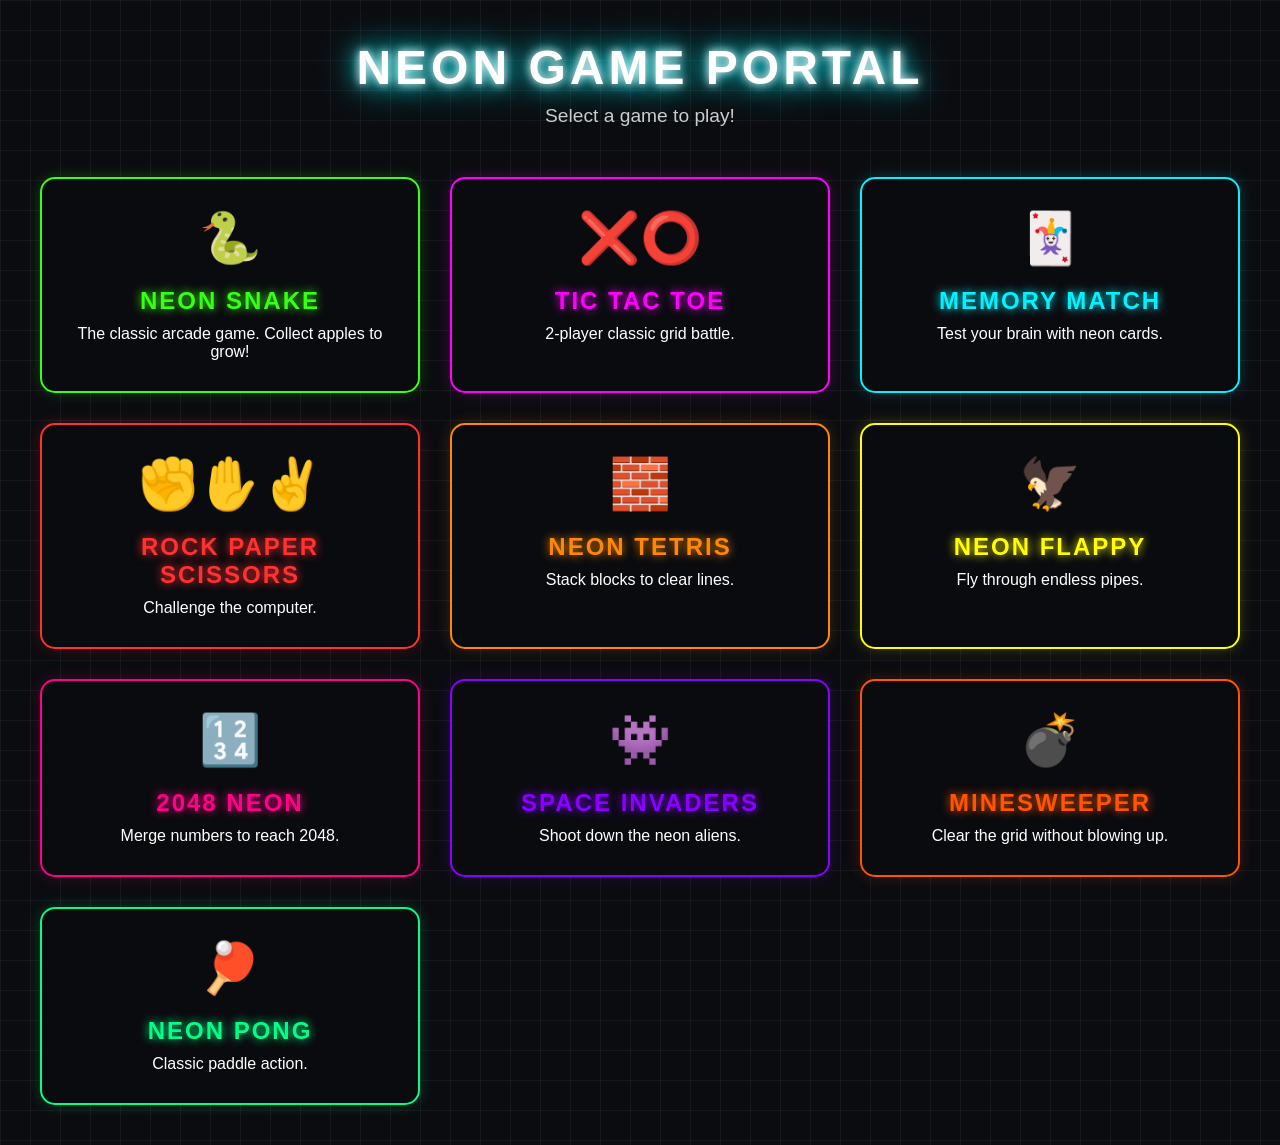
<file: index.html>
<!DOCTYPE html>
<html lang="en">
<head>
    <meta charset="UTF-8">
    <meta name="viewport" content="width=device-width, height=device-height, initial-scale=1.0, maximum-scale=1.0, user-scalable=no, viewport-fit=cover">
    <title>Neon Game Portal</title>
    <style>
        :root {
            --bg-color: #0b0c10;
            --grid-color: rgba(255, 255, 255, 0.05);
            --neon-green: #39ff14;
            --neon-blue: #00f3ff;
            --neon-pink: #ff00ff;
            --neon-red: #ff3131;
        }

        * { margin: 0; padding: 0; box-sizing: border-box; font-family: 'Orbitron', sans-serif; }
        @import url('https://fonts.googleapis.com/css2?family=Orbitron:wght@400;700;900&display=swap');

        body {
            background-color: var(--bg-color);
            color: #fff;
            min-height: 100vh;
            background-image: 
                linear-gradient(var(--grid-color) 1px, transparent 1px),
                linear-gradient(90deg, var(--grid-color) 1px, transparent 1px);
            background-size: 30px 30px;
            padding: 40px 20px;
        }

        header {
            text-align: center;
            margin-bottom: 50px;
        }

        h1.title {
            font-size: 3rem;
            color: #fff;
            text-shadow: 0 0 10px #fff, 0 0 20px var(--neon-blue), 0 0 40px var(--neon-blue);
            text-transform: uppercase;
            letter-spacing: 4px;
        }

        .portal-grid {
            display: grid;
            grid-template-columns: repeat(auto-fit, minmax(280px, 1fr));
            gap: 30px;
            max-width: 1200px;
            margin: 0 auto;
        }

        .game-card {
            background: rgba(11, 12, 16, 0.8);
            border: 2px solid rgba(255, 255, 255, 0.1);
            border-radius: 15px;
            padding: 30px;
            text-align: center;
            text-decoration: none;
            color: white;
            transition: all 0.3s ease;
            position: relative;
            overflow: hidden;
            backdrop-filter: blur(10px);
        }

        .game-card::before {
            content: '';
            position: absolute;
            top: 0; left: 0; width: 100%; height: 100%;
            background: radial-gradient(circle at center, rgba(255,255,255,0.1) 0%, transparent 60%);
            opacity: 0;
            transition: opacity 0.3s;
        }

        .game-card:hover {
            transform: translateY(-5px);
        }

        .game-card:hover::before {
            opacity: 1;
        }

        .game-icon {
            font-size: 50px;
            margin-bottom: 20px;
        }

        .game-title {
            font-size: 1.5rem;
            font-weight: 700;
            letter-spacing: 2px;
            margin-bottom: 10px;
        }

        /* Specific card colors */
        .card-snake { border-color: var(--neon-green); box-shadow: 0 0 15px rgba(57, 255, 20, 0.2); }
        .card-snake:hover { box-shadow: 0 0 30px rgba(57, 255, 20, 0.5); }
        .card-snake .game-title { color: var(--neon-green); text-shadow: 0 0 10px var(--neon-green); }

        .card-ttt { border-color: var(--neon-pink); box-shadow: 0 0 15px rgba(255, 0, 255, 0.2); }
        .card-ttt:hover { box-shadow: 0 0 30px rgba(255, 0, 255, 0.5); }
        .card-ttt .game-title { color: var(--neon-pink); text-shadow: 0 0 10px var(--neon-pink); }

        .card-memory { border-color: var(--neon-blue); box-shadow: 0 0 15px rgba(0, 243, 255, 0.2); }
        .card-memory:hover { box-shadow: 0 0 30px rgba(0, 243, 255, 0.5); }
        .card-memory .game-title { color: var(--neon-blue); text-shadow: 0 0 10px var(--neon-blue); }

        .card-rps { border-color: var(--neon-red); box-shadow: 0 0 15px rgba(255, 49, 49, 0.2); }
        .card-rps:hover { box-shadow: 0 0 30px rgba(255, 49, 49, 0.5); }
        .card-rps .game-title { color: var(--neon-red); text-shadow: 0 0 10px var(--neon-red); }

        .card-tetris { border-color: #ff8800; box-shadow: 0 0 15px rgba(255, 136, 0, 0.2); }
        .card-tetris:hover { box-shadow: 0 0 30px rgba(255, 136, 0, 0.5); }
        .card-tetris .game-title { color: #ff8800; text-shadow: 0 0 10px #ff8800; }

        .card-flappy { border-color: #ffff00; box-shadow: 0 0 15px rgba(255, 255, 0, 0.2); }
        .card-flappy:hover { box-shadow: 0 0 30px rgba(255, 255, 0, 0.5); }
        .card-flappy .game-title { color: #ffff00; text-shadow: 0 0 10px #ffff00; }

        .card-2048 { border-color: #ff0088; box-shadow: 0 0 15px rgba(255, 0, 136, 0.2); }
        .card-2048:hover { box-shadow: 0 0 30px rgba(255, 0, 136, 0.5); }
        .card-2048 .game-title { color: #ff0088; text-shadow: 0 0 10px #ff0088; }

        .card-space { border-color: #8800ff; box-shadow: 0 0 15px rgba(136, 0, 255, 0.2); }
        .card-space:hover { box-shadow: 0 0 30px rgba(136, 0, 255, 0.5); }
        .card-space .game-title { color: #8800ff; text-shadow: 0 0 10px #8800ff; }

        .card-mine { border-color: #ff5500; box-shadow: 0 0 15px rgba(255, 85, 0, 0.2); }
        .card-mine:hover { box-shadow: 0 0 30px rgba(255, 85, 0, 0.5); }
        .card-mine .game-title { color: #ff5500; text-shadow: 0 0 10px #ff5500; }

        .card-pong { border-color: #00ff88; box-shadow: 0 0 15px rgba(0, 255, 136, 0.2); }
        .card-pong:hover { box-shadow: 0 0 30px rgba(0, 255, 136, 0.5); }
        .card-pong .game-title { color: #00ff88; text-shadow: 0 0 10px #00ff88; }

        @media (max-width: 600px) {
            h1.title { font-size: 2rem; }
            .game-card { padding: 20px; }
        }
    </style>
</head>
<body>
    <header>
        <h1 class="title">Neon Game Portal</h1>
        <p style="margin-top: 10px; color: #ccc; font-size: 1.2rem;">Select a game to play!</p>
    </header>

    <div class="portal-grid">
        <!-- 1. Snake -->
        <a href="snake.html" class="game-card card-snake">
            <div class="game-icon">🐍</div>
            <div class="game-title">NEON SNAKE</div>
            <p>The classic arcade game. Collect apples to grow!</p>
        </a>

        <!-- 2. Tic Tac Toe -->
        <a href="tictactoe.html" class="game-card card-ttt">
            <div class="game-icon">❌⭕</div>
            <div class="game-title">TIC TAC TOE</div>
            <p>2-player classic grid battle.</p>
        </a>

        <!-- 3. Memory Match -->
        <a href="memory.html" class="game-card card-memory">
            <div class="game-icon">🃏</div>
            <div class="game-title">MEMORY MATCH</div>
            <p>Test your brain with neon cards.</p>
        </a>

        <!-- 4. RPS -->
        <a href="rps.html" class="game-card card-rps">
            <div class="game-icon">✊✋✌️</div>
            <div class="game-title">ROCK PAPER SCISSORS</div>
            <p>Challenge the computer.</p>
        </a>

        <!-- 5. Tetris -->
        <a href="tetris.html" class="game-card card-tetris">
            <div class="game-icon">🧱</div><div class="game-title">NEON TETRIS</div><p>Stack blocks to clear lines.</p>
        </a>
        <!-- 6. Flappy -->
        <a href="flappy.html" class="game-card card-flappy">
            <div class="game-icon">🦅</div><div class="game-title">NEON FLAPPY</div><p>Fly through endless pipes.</p>
        </a>
        <!-- 7. 2048 -->
        <a href="2048.html" class="game-card card-2048">
            <div class="game-icon">🔢</div><div class="game-title">2048 NEON</div><p>Merge numbers to reach 2048.</p>
        </a>
        <!-- 8. Space Invaders -->
        <a href="spaceinvaders.html" class="game-card card-space">
            <div class="game-icon">👾</div><div class="game-title">SPACE INVADERS</div><p>Shoot down the neon aliens.</p>
        </a>
        <!-- 9. Minesweeper -->
        <a href="minesweeper.html" class="game-card card-mine">
            <div class="game-icon">💣</div><div class="game-title">MINESWEEPER</div><p>Clear the grid without blowing up.</p>
        </a>
        <!-- 10. Pong -->
        <a href="pong.html" class="game-card card-pong">
            <div class="game-icon">🏓</div><div class="game-title">NEON PONG</div><p>Classic paddle action.</p>
        </a>
    </div>
</body>
</html>
</file>
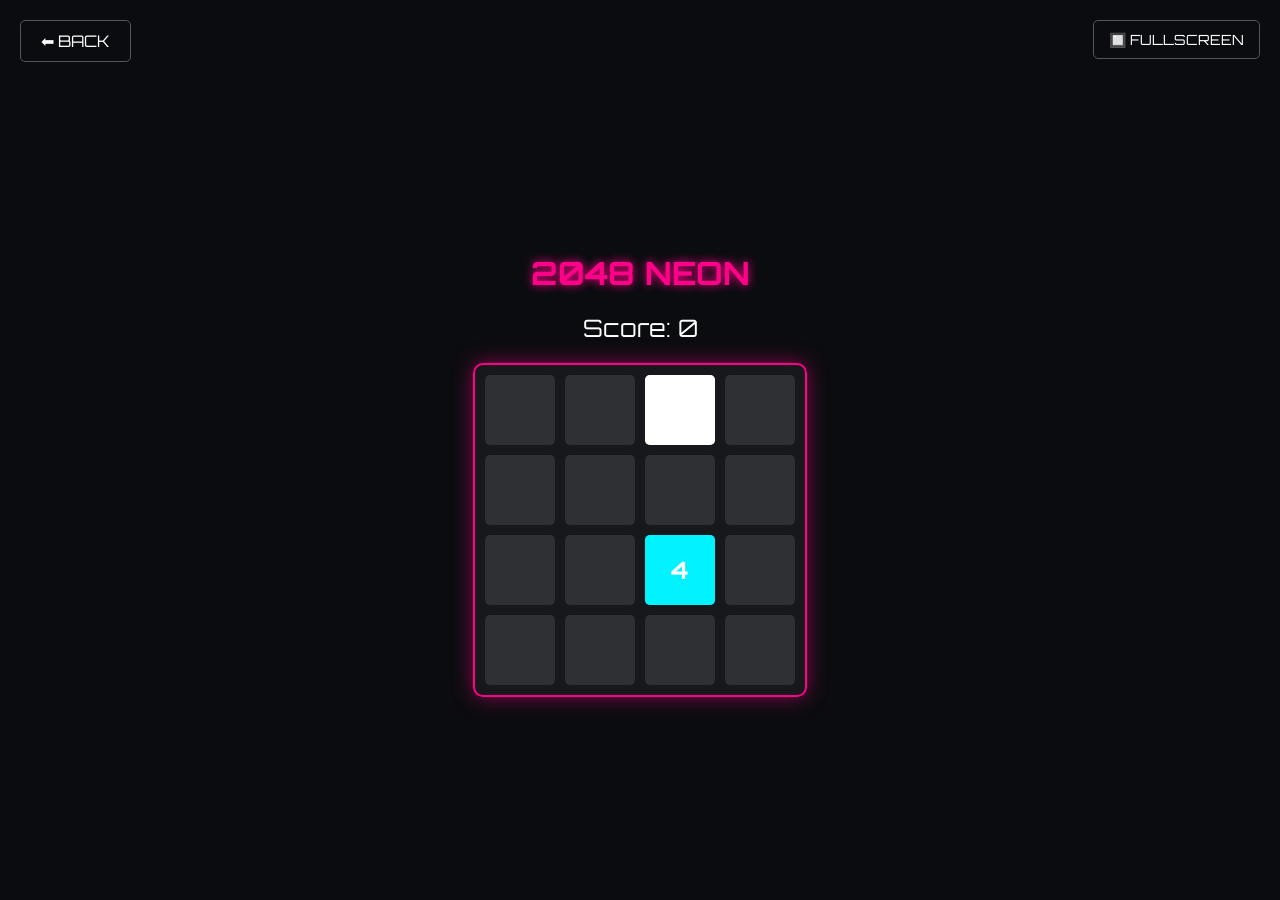
<file: 2048.html>
<!DOCTYPE html>
<html>
<head>
    <title>2048 Neon</title>
    <meta name="viewport" content="width=device-width, height=device-height, initial-scale=1.0, maximum-scale=1.0, user-scalable=no, viewport-fit=cover">
    <link href="https://fonts.googleapis.com/css2?family=Orbitron:wght@400;700;900&display=swap" rel="stylesheet">
    <style>
        body { background: #0b0c10; color: #fff; font-family: 'Orbitron', sans-serif; text-align: center; margin: 0; display: flex; flex-direction: column; align-items: center; justify-content: center; min-height: 100vh;}
        h1 { color: #ff0088; text-shadow: 0 0 10px #ff0088; margin-top: 50px; margin-bottom: 20px;}
        .grid { display: grid; grid-template-columns: repeat(4, 70px); gap: 10px; background: rgba(255,255,255,0.05); padding: 10px; border-radius: 10px; border: 2px solid #ff0088; box-shadow: 0 0 20px rgba(255,0,136,0.5); max-width: 95vw;}
        .cell { width: 70px; height: 70px; background: rgba(255,255,255,0.1); border-radius: 5px; display: flex; align-items: center; justify-content: center; font-size: 24px; font-weight: bold; transition: 0.1s; }
        .back-btn { position: absolute; top: 20px; left: 20px; color: #fff; text-decoration: none; border: 1px solid #555; padding: 10px 20px; border-radius: 5px; z-index: 10;}
        #score { font-size: 24px; margin-bottom: 20px; }
        @media (max-width: 400px) {
            .grid { grid-template-columns: repeat(4, 60px); }
            .cell { width: 60px; height: 60px; font-size: 18px; }
        }
    
        .fs-btn { position: absolute; top: 20px; right: 20px; background: transparent; color: #fff; border: 1px solid #555; padding: 10px 15px; border-radius: 5px; cursor: pointer; z-index: 100; font-family: 'Orbitron', Arial; font-size: 14px;}
        canvas { max-height: 80vh !important; max-width: 100vw !important; object-fit: contain; touch-action: none; outline: none; -webkit-tap-highlight-color: transparent;}
    
    </style>
</head>
<body>
    <a href="index.html" class="back-btn">⬅ BACK</a>
    <button onclick="document.documentElement.requestFullscreen().catch(e=>{})" class="fs-btn">🔲 FULLSCREEN</button>
    <h1>2048 NEON</h1>
    <div id="score">Score: 0</div>
    <div class="grid" id="grid"></div>
    <script>
        const grid = document.getElementById('grid');
        const scoreEl = document.getElementById('score');
        let board = Array(4).fill().map(()=>Array(4).fill(0));
        let score = 0;

        function init() {
            grid.innerHTML = '';
            for(let i=0; i<16; i++) { let c=document.createElement('div'); c.className='cell'; c.id='c'+i; grid.appendChild(c); }
            addTile(); addTile(); updateUI();
        }

        function addTile() {
            let empty = [];
            for(let r=0; r<4; r++) for(let c=0; c<4; c++) if(board[r][c]===0) empty.push({r,c});
            if(empty.length>0) {
                let cell = empty[Math.floor(Math.random()*empty.length)];
                board[cell.r][cell.c] = Math.random() < 0.9 ? 2 : 4;
            }
        }

        function getColor(val) {
            const colors = {
                2: '#fff', 4: '#00f3ff', 8: '#39ff14', 16: '#ffef00', 32: '#ff8800',
                64: '#ff3131', 128: '#ff00ff', 256: '#8800ff', 512: '#00ff88', 1024: '#ffff00', 2048: '#ff0088'
            };
            return colors[val] || '#ff0088';
        }

        function updateUI() {
            scoreEl.innerText = `Score: ${score}`;
            for(let r=0; r<4; r++) {
                for(let c=0; c<4; c++) {
                    let cv = board[r][c];
                    let el = document.getElementById('c'+(r*4+c));
                    el.innerText = cv === 0 ? '' : cv;
                    el.style.color = cv >= 8 ? '#fff' : '#00f3ff';
                    el.style.background = cv === 0 ? 'rgba(255,255,255,0.1)' : getColor(cv);
                    if(cv>0) { el.style.boxShadow = `inset 0 0 10px ${getColor(cv)}`; el.style.color = '#fff'; }
                    else { el.style.boxShadow = 'none'; }
                }
            }
        }

        function slide(row) {
            let arr = row.filter(val => val);
            let missing = 4 - arr.length;
            let zeros = Array(missing).fill(0);
            return arr.concat(zeros);
        }

        function combine(row) {
            for(let i=0; i<3; i++) {
                if(row[i] !== 0 && row[i] === row[i+1]) {
                    row[i] *= 2;
                    score += row[i];
                    row[i+1] = 0;
                }
            }
            return row;
        }

        function operate(row) {
            row = slide(row);
            row = combine(row);
            row = slide(row);
            return row;
        }

        function moveLeft() {
            let changed=false;
            for(let r=0; r<4; r++) {
                let old = board[r].join(',');
                board[r] = operate(board[r]);
                if(old !== board[r].join(',')) changed = true;
            }
            if(changed) { addTile(); updateUI(); }
        }

        function moveRight() {
            let changed=false;
            for(let r=0; r<4; r++) {
                let old = board[r].join(',');
                board[r] = operate(board[r].reverse()).reverse();
                if(old !== board[r].join(',')) changed = true;
            }
            if(changed) { addTile(); updateUI(); }
        }

        function moveUp() {
            let changed=false;
            for(let c=0; c<4; c++) {
                let old = [board[0][c],board[1][c],board[2][c],board[3][c]];
                let col = operate([...old]);
                for(let r=0; r<4; r++) board[r][c] = col[r];
                if(old.join(',') !== col.join(',')) changed = true;
            }
            if(changed) { addTile(); updateUI(); }
        }

        function moveDown() {
            let changed=false;
            for(let c=0; c<4; c++) {
                let old = [board[0][c],board[1][c],board[2][c],board[3][c]];
                let col = operate(old.reverse()).reverse();
                for(let r=0; r<4; r++) board[r][c] = col[r];
                if(old.reverse().join(',') !== col.join(',')) changed = true;
            }
            if(changed) { addTile(); updateUI(); }
        }

        let touchX=0, touchY=0;
        document.addEventListener('touchstart', e => { touchX=e.touches[0].clientX; touchY=e.touches[0].clientY; }, {passive:false});
        document.addEventListener('touchend', e => {
            let dx = e.changedTouches[0].clientX - touchX;
            let dy = e.changedTouches[0].clientY - touchY;
            if(Math.abs(dx)>Math.abs(dy)) {
                if(dx>30) moveRight(); else if(dx<-30) moveLeft();
            } else {
                if(dy>30) moveDown(); else if(dy<-30) moveUp();
            }
        });

        document.addEventListener('keydown', e => {
            if([37,38,39,40].includes(e.keyCode)){ e.preventDefault(); }
            if(e.key==='ArrowLeft') moveLeft();
            else if(e.key==='ArrowRight') moveRight();
            else if(e.key==='ArrowUp') moveUp();
            else if(e.key==='ArrowDown') moveDown();
        });

        init();
    </script>
</body>
</html>
</file>
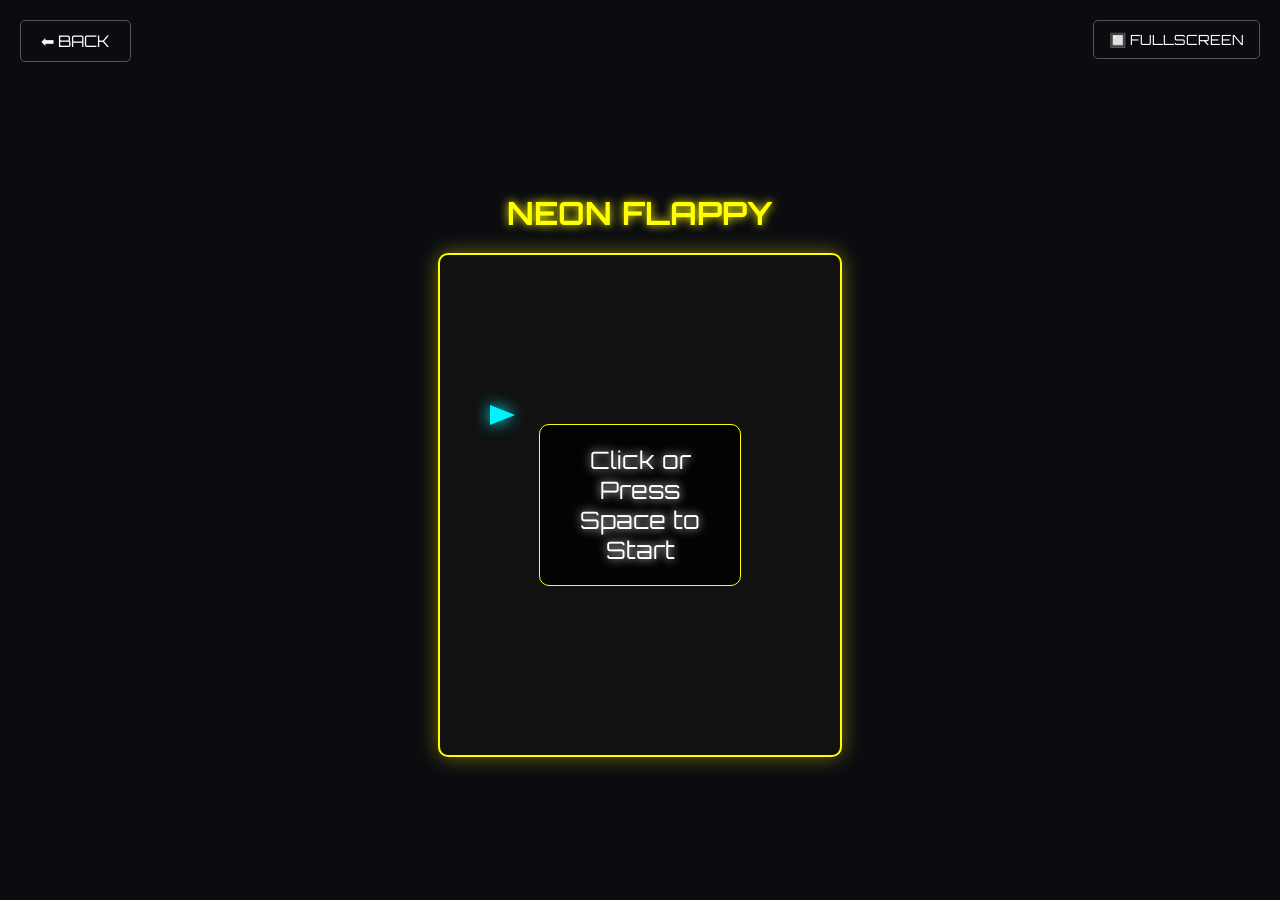
<file: flappy.html>
<!DOCTYPE html>
<html>
<head>
    <title>Neon Flappy</title>
    <meta name="viewport" content="width=device-width, height=device-height, initial-scale=1.0, maximum-scale=1.0, user-scalable=no, viewport-fit=cover">
    <link href="https://fonts.googleapis.com/css2?family=Orbitron:wght@400;700;900&display=swap" rel="stylesheet">
    <style>
        body { background: #0b0c10; color: #fff; font-family: 'Orbitron', sans-serif; display: flex; flex-direction: column; align-items: center; justify-content: center; min-height: 100vh; margin: 0; overflow: hidden;}
        h1 { color: #ffff00; text-shadow: 0 0 10px #ffff00; margin-bottom: 20px; margin-top: 50px;}
        .back-btn { position: absolute; top: 20px; left: 20px; color: #fff; text-decoration: none; border: 1px solid #555; padding: 10px 20px; border-radius: 5px; z-index: 100;}
        canvas { border: 2px solid #ffff00; box-shadow: 0 0 20px rgba(255, 255, 0, 0.4); border-radius: 10px; background: #111; display: block; max-width: 95vw; max-height: 80vh; }
        #msg { position: absolute; font-size: 24px; top: 50%; left: 50%; transform: translate(-50%, -50%); color: #fff; text-shadow: 0 0 10px #fff; text-align: center; cursor: pointer; background: rgba(0,0,0,0.8); padding: 20px; border-radius: 10px; border: 1px solid #ffff00;}
    
        .fs-btn { position: absolute; top: 20px; right: 20px; background: transparent; color: #fff; border: 1px solid #555; padding: 10px 15px; border-radius: 5px; cursor: pointer; z-index: 100; font-family: 'Orbitron', Arial; font-size: 14px;}
        canvas { max-height: 80vh !important; max-width: 100vw !important; object-fit: contain; touch-action: none; outline: none; -webkit-tap-highlight-color: transparent;}
    
        @media screen and (orientation: portrait) and (max-width: 800px) {
            body::after {
                content: "🔄 ROTATE DEVICE SIDEWAYS TO PLAY";
                position: fixed; top: 0; left: 0; width: 100vw; height: 100vh;
                background: #000; color: #39ff14; display: flex; align-items: center; justify-content: center;
                z-index: 9999; font-size: 24px; text-align: center; padding: 20px; box-sizing: border-box; font-weight: bold; line-height: 1.5; font-family: 'Orbitron', Arial;
            }
        }
        
    </style>
</head>
<body>
    <a href="index.html" class="back-btn">⬅ BACK</a>
    <button onclick="document.documentElement.requestFullscreen().catch(e=>{})" class="fs-btn">🔲 FULLSCREEN</button>
    <h1>NEON FLAPPY</h1>
    <div style="position: relative;">
        <canvas id="game" width="400" height="500"></canvas>
        <div id="msg">Click or Press Space to Start</div>
    </div>
    <script>
        const cvs = document.getElementById("game");
        const ctx = cvs.getContext("2d");
        const msg = document.getElementById("msg");

        let frames = 0;
        let pX = 50, pY = 150, pV = 0, gravity = 0.25, jump = -5.5;
        let pipes = [];
        let score = 0, best = 0;
        let state = 0; // 0=start, 1=play, 2=over
        
        const bCol = "#00f3ff", pCol = "#39ff14";

        document.addEventListener("keydown", e => { if(e.code==="Space") jumpBird(); });
        cvs.addEventListener("mousedown", jumpBird);
        msg.addEventListener("mousedown", jumpBird);
        document.addEventListener("touchstart", function(e){ if(e.target===cvs || e.target===msg){e.preventDefault(); jumpBird();} }, {passive:false});

        function jumpBird() {
            if(state===0) { state=1; msg.style.display="none"; frames=0; score=0; pipes=[]; pY=150; pV=0; }
            else if(state===1) { pV = jump; }
            else if(state===2) { state=0; msg.innerHTML = `Game Over<br>Score: ${score}<br>Best: ${best}<br><br>Click to Restart`; msg.style.display="block"; }
        }

        function drawRect(x,y,w,h,c) { ctx.fillStyle=c; ctx.shadowBlur=10; ctx.shadowColor=c; ctx.fillRect(x,y,w,h); ctx.shadowBlur=0; }
        
        function drawBird() {
            // Draw a glowing triangle for bird
            ctx.fillStyle = bCol;
            ctx.shadowBlur = 15;
            ctx.shadowColor = bCol;
            ctx.beginPath();
            ctx.moveTo(pX, pY);
            ctx.lineTo(pX+25, pY+10);
            ctx.lineTo(pX, pY+20);
            ctx.fill();
            ctx.shadowBlur = 0;
        }

        function update() {
            if(state !== 1) return;
            pV += gravity;
            pY += pV;
            
            if(pY + 20 >= cvs.height || pY < 0) state=2;

            if(frames%100 === 0) {
                let h = Math.floor(Math.random()*(cvs.height-200)) + 50;
                pipes.push({x: cvs.width, y: h, crossed: false});
            }
            
            for(let i=0; i<pipes.length; i++) {
                let p = pipes[i];
                p.x -= 3;
                
                // collision
                if(pX+20 > p.x && pX < p.x + 50 && pY < p.y) state=2;
                if(pX+20 > p.x && pX < p.x + 50 && pY+20 > p.y + 120) state=2;
                
                if(p.x + 50 < pX && !p.crossed) { score++; p.crossed = true; if(score>best) best=score; }
                if(p.x + 50 < 0) pipes.shift();
            }
        }

        function draw() {
            ctx.clearRect(0,0,cvs.width,cvs.height);
            drawBird();
            for(let p of pipes) {
                drawRect(p.x, 0, 50, p.y, pCol); // top
                drawRect(p.x, p.y+120, 50, cvs.height - (p.y+120), pCol); // bottom
            }
            if(state===1 || state===2) {
                ctx.fillStyle="#fff"; ctx.font="30px Orbitron"; ctx.fillText(score, cvs.width/2 - 15, 50);
            }
        }
        function loop() { update(); draw(); frames++; requestAnimationFrame(loop); }
        loop();
    </script>
</body>
</html>
</file>
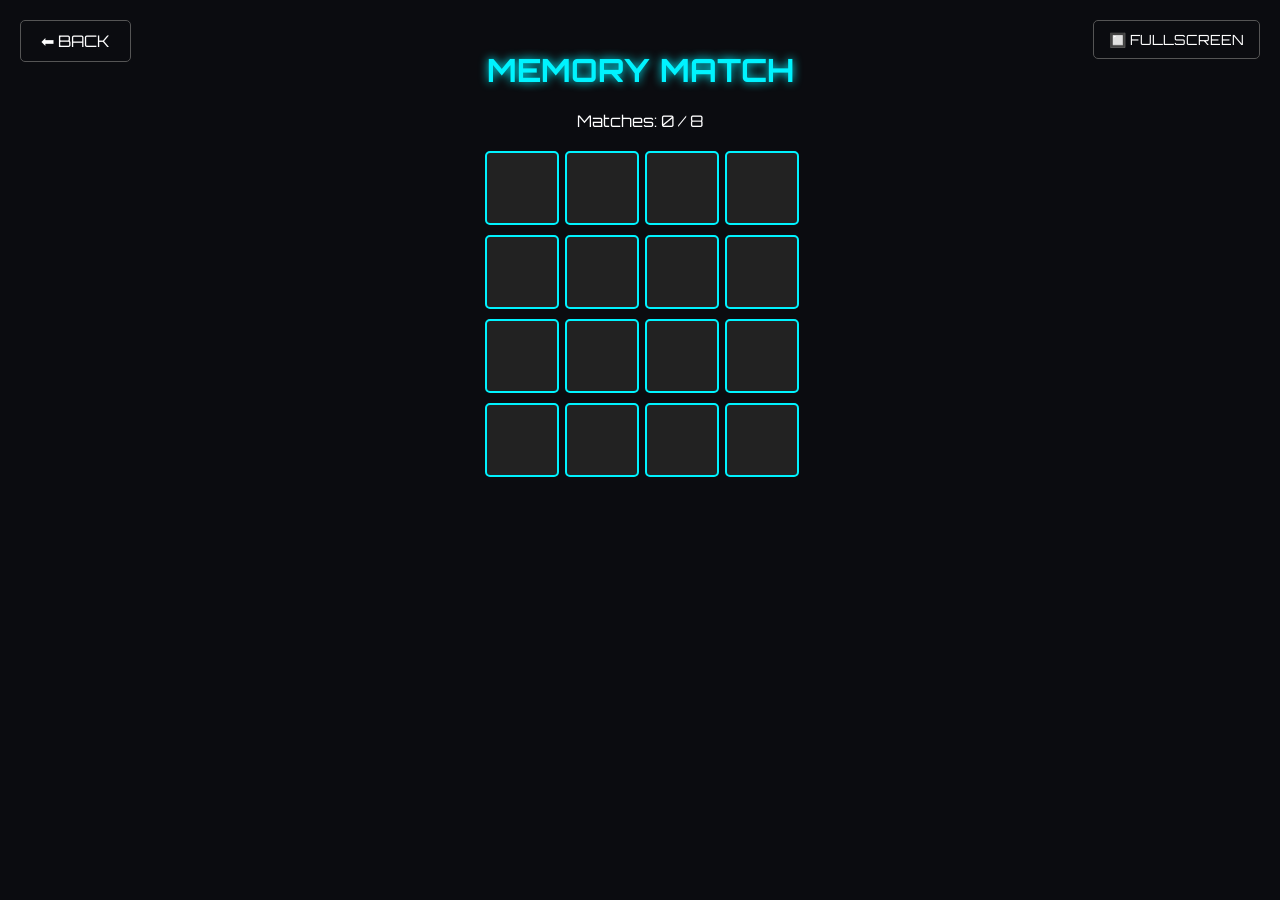
<file: memory.html>
<!DOCTYPE html>
<html>
<head>
    <title>Neon Memory</title>
    <meta name="viewport" content="width=device-width, height=device-height, initial-scale=1.0, maximum-scale=1.0, user-scalable=no, viewport-fit=cover">
    <link href="https://fonts.googleapis.com/css2?family=Orbitron:wght@400;700;900&display=swap" rel="stylesheet">
    <style>
        body { background: #0b0c10; color: #fff; font-family: 'Orbitron', sans-serif; text-align: center; }
        h1 { color: #00f3ff; text-shadow: 0 0 10px #00f3ff; margin-top: 50px; }
        .grid { display: grid; grid-template-columns: repeat(4, 70px); gap: 10px; justify-content: center; margin: 20px auto; }
        .card { width: 70px; height: 70px; background: #222; border: 2px solid #00f3ff; cursor: pointer; display: flex; align-items: center; justify-content: center; font-size: 30px; border-radius: 5px; transition: 0.3s; }
        .card.flipped { background: rgba(0, 243, 255, 0.2); box-shadow: 0 0 15px rgba(0, 243, 255, 0.5); cursor: default; }
        .back-btn { position: absolute; top: 20px; left: 20px; color: #fff; text-decoration: none; border: 1px solid #555; padding: 10px 20px; border-radius: 5px; }
    
        .fs-btn { position: absolute; top: 20px; right: 20px; background: transparent; color: #fff; border: 1px solid #555; padding: 10px 15px; border-radius: 5px; cursor: pointer; z-index: 100; font-family: 'Orbitron', Arial; font-size: 14px;}
        canvas { max-height: 80vh !important; max-width: 100vw !important; object-fit: contain; touch-action: none; outline: none; -webkit-tap-highlight-color: transparent;}
    
    </style>
</head>
<body>
    <a href="index.html" class="back-btn">⬅ BACK</a>
    <button onclick="document.documentElement.requestFullscreen().catch(e=>{})" class="fs-btn">🔲 FULLSCREEN</button>
    <h1>MEMORY MATCH</h1>
    <p id="msg">Matches: 0 / 8</p>
    <div class="grid" id="grid"></div>
    <script>
        const symbols = ['👽','🤖','👻','👾','💀','🤡','👹','👺'];
        let cards = [...symbols, ...symbols].sort(() => Math.random() - 0.5);
        let first = null, second = null, lock = false, matches = 0;
        const grid = document.getElementById('grid');
        
        cards.forEach((sym) => {
            let c = document.createElement('div');
            c.className = 'card';
            c.dataset.sym = sym;
            c.onclick = () => flip(c);
            grid.appendChild(c);
        });

        function flip(c) {
            if(lock || c === first || c.classList.contains('flipped')) return;
            c.textContent = c.dataset.sym;
            c.classList.add('flipped');
            if(!first) first = c;
            else {
                second = c; lock = true;
                if(first.dataset.sym === second.dataset.sym) {
                    matches++; document.getElementById('msg').innerText = `Matches: ${matches} / 8`;
                    first = null; second = null; lock = false;
                    if(matches===8) setTimeout(()=>alert('YOU WIN!'), 300);
                } else {
                    setTimeout(() => {
                        first.textContent=''; first.classList.remove('flipped');
                        second.textContent=''; second.classList.remove('flipped');
                        first = null; second = null; lock = false;
                    }, 1000);
                }
            }
        }
    </script>
</body>
</html>
</file>
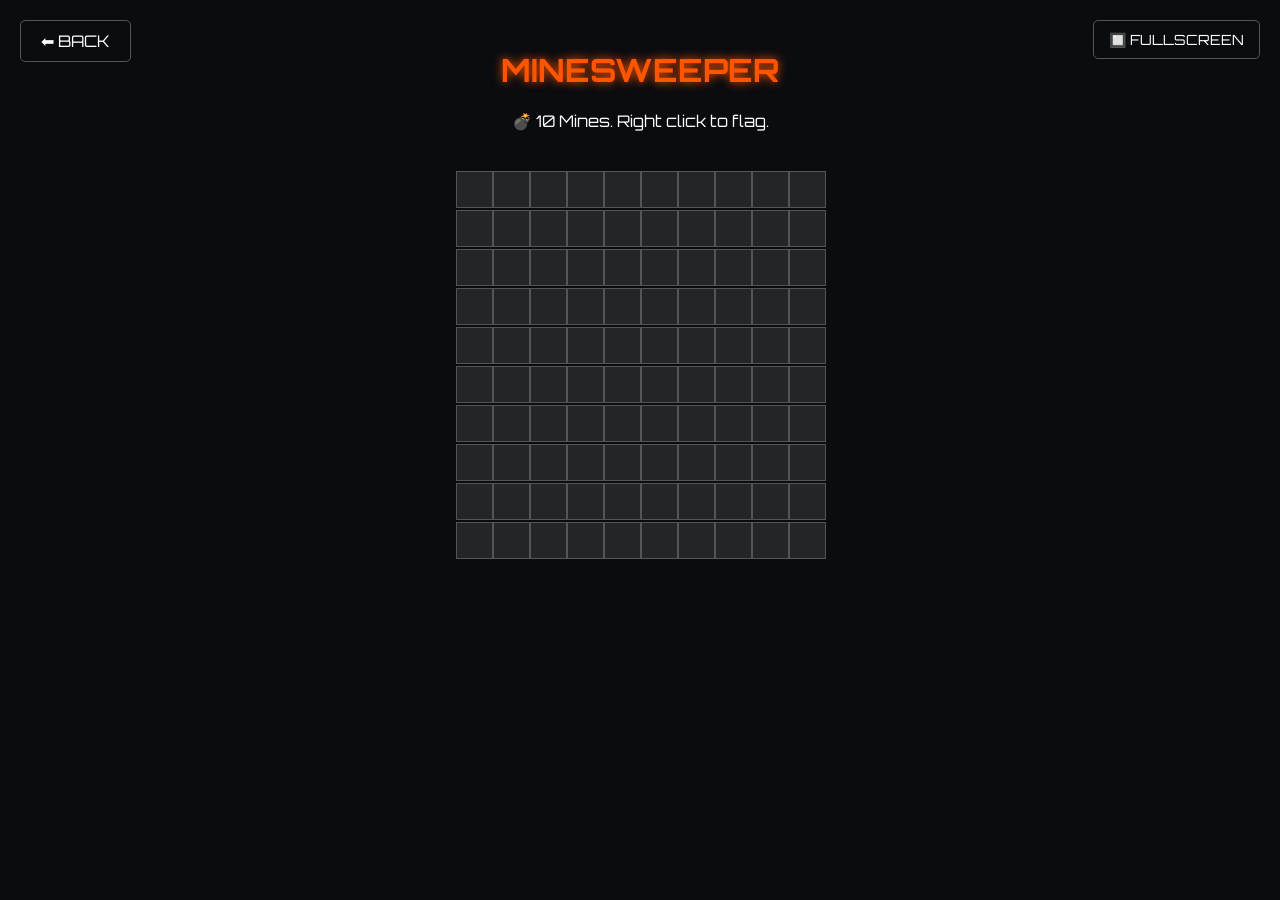
<file: minesweeper.html>
<!DOCTYPE html>
<html>
<head>
    <title>Neon Minesweeper</title>
    <meta name="viewport" content="width=device-width, height=device-height, initial-scale=1.0, maximum-scale=1.0, user-scalable=no, viewport-fit=cover">
    <link href="https://fonts.googleapis.com/css2?family=Orbitron:wght@400;700;900&display=swap" rel="stylesheet">
    <style>
        body { background: #0b0c10; color: #fff; font-family: 'Orbitron', sans-serif; text-align: center; margin:0;}
        h1 { color: #ff5500; text-shadow: 0 0 10px #ff5500; margin-top: 50px; }
        .grid { display: grid; grid-template-columns: repeat(10, 35px); gap: 2px; justify-content: center; margin: 20px auto; max-width: 95vw;}
        .cell { width: 35px; height: 35px; background: rgba(255,255,255,0.1); border: 1px solid #555; cursor: pointer; display: flex; align-items: center; justify-content: center; font-weight: bold; font-family: sans-serif; user-select: none; transition: background 0.2s;}
        .cell:hover { background: rgba(255,255,255,0.2); }
        .cell.revealed { background: rgba(0,0,0,0.5); border-color: #333; cursor: default; color: #00f3ff; text-shadow: 0 0 5px #00f3ff; }
        .cell.mine { background: #ff3131 !important; box-shadow: 0 0 15px #ff3131; }
        .cell.flag { background: rgba(255,85,0,0.4); text-shadow: 0 0 5px #ff5500; }
        .back-btn { position: absolute; top: 20px; left: 20px; color: #fff; text-decoration: none; border: 1px solid #555; padding: 10px 20px; border-radius: 5px; }
    
        .fs-btn { position: absolute; top: 20px; right: 20px; background: transparent; color: #fff; border: 1px solid #555; padding: 10px 15px; border-radius: 5px; cursor: pointer; z-index: 100; font-family: 'Orbitron', Arial; font-size: 14px;}
        canvas { max-height: 80vh !important; max-width: 100vw !important; object-fit: contain; touch-action: none; outline: none; -webkit-tap-highlight-color: transparent;}
    
    </style>
</head>
<body>
    <a href="index.html" class="back-btn">⬅ BACK</a>
    <button onclick="document.documentElement.requestFullscreen().catch(e=>{})" class="fs-btn">🔲 FULLSCREEN</button>
    <h1>MINESWEEPER</h1>
    <div id="status">💣 10 Mines. Right click to flag.<br><br></div>
    <div class="grid" id="grid"></div>
    <script>
        const grid = document.getElementById('grid');
        const rows = 10, cols = 10, mineCount = 10;
        let board=[], minelocs=[], revealedCount=0, active=true;
        
        for(let r=0; r<rows; r++) {
            let row = [];
            for(let c=0; c<cols; c++) {
                let cell = document.createElement('div');
                cell.className = 'cell';
                cell.oncontextmenu = (e) => { e.preventDefault(); flag(r,c); };
                cell.onclick = () => reveal(r,c);
                grid.appendChild(cell);
                row.push({el: cell, mine:false, r:false, f:false, n:0});
            }
            board.push(row);
        }
        
        // Mobile long press for flag
        board.forEach((row, r) => {
            row.forEach((cell, c) => {
                let pressTimer;
                cell.el.addEventListener('touchstart', (e) => {
                    pressTimer = window.setTimeout(() => { flag(r,c); e.preventDefault(); }, 500);
                });
                cell.el.addEventListener('touchend', () => { clearTimeout(pressTimer); });
                cell.el.addEventListener('touchmove', () => { clearTimeout(pressTimer); });
            });
        });

        let placed=0;
        while(placed < mineCount) {
            let r=Math.floor(Math.random()*rows), c=Math.floor(Math.random()*cols);
            if(!board[r][c].mine) { board[r][c].mine = true; minelocs.push([r,c]); placed++; }
        }
        
        for(let r=0; r<rows; r++) {
            for(let c=0; c<cols; c++) {
                if(board[r][c].mine) continue;
                let count=0;
                for(let i=-1; i<=1; i++) {
                    for(let j=-1; j<=1; j++) {
                        if(r+i>=0 && r+i<rows && c+j>=0 && c+j<cols && board[r+i][c+j].mine) count++;
                    }
                }
                board[r][c].n = count;
            }
        }
        
        function reveal(r,c) {
            if(!active || board[r][c].r || board[r][c].f) return;
            let cell = board[r][c];
            cell.r = true;
            cell.el.classList.add('revealed');
            
            if(cell.mine) {
                cell.el.classList.add('mine');
                cell.el.innerText = '💣';
                active=false; document.getElementById("status").innerHTML="<span style='color:#ff3131;text-shadow:0 0 10px #ff3131'>GAME OVER!</span><br><a href='minesweeper.html' style='color:#fff'>Restart</a>";
                minelocs.forEach(m => { board[m[0]][m[1]].el.classList.add('mine'); board[m[0]][m[1]].el.innerText='💣'; });
                return;
            }
            if(cell.n > 0) cell.el.innerText = cell.n;
            else {
                for(let i=-1; i<=1; i++) {
                    for(let j=-1; j<=1; j++) {
                        if(r+i>=0 && r+i<rows && c+j>=0 && c+j<cols) reveal(r+i,c+j);
                    }
                }
            }
            revealedCount++;
            if(revealedCount === rows*cols - mineCount) {
                active=false; document.getElementById("status").innerHTML="<span style='color:#39ff14;text-shadow:0 0 10px #39ff14'>YOU WIN!</span><br><a href='minesweeper.html' style='color:#fff'>Restart</a>";
            }
        }
        function flag(r,c) {
            if(!active || board[r][c].r) return;
            board[r][c].f = !board[r][c].f;
            if(board[r][c].f) { board[r][c].el.classList.add('flag'); board[r][c].el.innerText='🚩'; }
            else { board[r][c].el.classList.remove('flag'); board[r][c].el.innerText=''; }
        }
    </script>
</body>
</html>
</file>
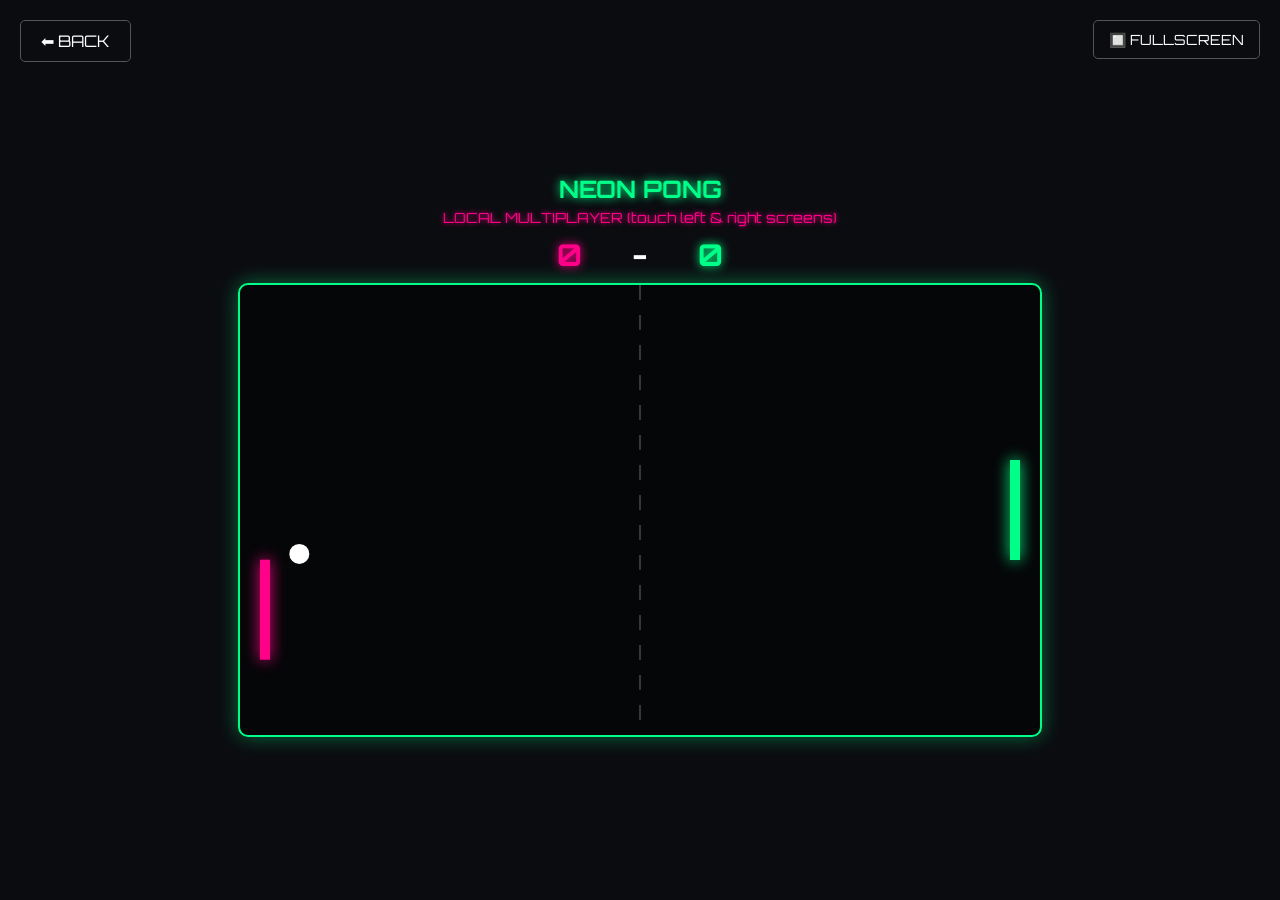
<file: pong.html>
<!DOCTYPE html>
<html>
<head>
    <title>Neon Pong - Local Multiplayer</title>
    <meta name="viewport" content="width=device-width, height=device-height, initial-scale=1.0, maximum-scale=1.0, user-scalable=no, viewport-fit=cover">
    <link href="https://fonts.googleapis.com/css2?family=Orbitron:wght@400;700;900&display=swap" rel="stylesheet">
    <style>
        body { background: #0b0c10; color: #fff; font-family: 'Orbitron', sans-serif; display: flex; flex-direction: column; align-items: center; justify-content: center; min-height: 100vh; margin: 0; overflow: hidden; }
        h1 { color: #00ff88; text-shadow: 0 0 10px #00ff88; margin-bottom: 5px; margin-top: 10px; font-size: 24px;}
        .subtitle { color: #ff0088; text-shadow: 0 0 5px #ff0088; font-size: 14px; margin-bottom: 10px;}
        .back-btn { position: absolute; top: 20px; left: 20px; color: #fff; text-decoration: none; border: 1px solid #555; padding: 10px 20px; border-radius: 5px; z-index: 100;}
        canvas { border: 2px solid #00ff88; box-shadow: 0 0 20px rgba(0, 255, 136, 0.4); border-radius: 10px; background: rgba(0,0,0,0.5); display: block; }
        #score { font-size: 30px; margin-bottom: 10px; display: flex; gap: 50px; color: #fff; z-index: 10; font-weight: bold;}
        .p2-score { color: #ff0088; text-shadow: 0 0 10px #ff0088; }
        .p1-score { color: #00ff88; text-shadow: 0 0 10px #00ff88; }
    
        .fs-btn { position: absolute; top: 20px; right: 20px; background: transparent; color: #fff; border: 1px solid #555; padding: 10px 15px; border-radius: 5px; cursor: pointer; z-index: 100; font-family: 'Orbitron', Arial; font-size: 14px;}
        canvas { max-height: 80vh !important; max-width: 100vw !important; object-fit: contain; touch-action: none; outline: none; -webkit-tap-highlight-color: transparent;}
    
        @media screen and (orientation: portrait) and (max-width: 800px) {
            body::after {
                content: "🔄 ROTATE DEVICE SIDEWAYS TO PLAY";
                position: fixed; top: 0; left: 0; width: 100vw; height: 100vh;
                background: #000; color: #39ff14; display: flex; align-items: center; justify-content: center;
                z-index: 9999; font-size: 24px; text-align: center; padding: 20px; box-sizing: border-box; font-weight: bold; line-height: 1.5; font-family: 'Orbitron', Arial;
            }
        }
        
    </style>
</head>
<body>
    <a href="index.html" class="back-btn">⬅ BACK</a>
    <button onclick="document.documentElement.requestFullscreen().catch(e=>{})" class="fs-btn">🔲 FULLSCREEN</button>
    <h1>NEON PONG</h1>
    <div class="subtitle">LOCAL MULTIPLAYER (touch left & right screens)</div>
    <div id="score"><span class="p2-score">0</span> <span style="color:#fff">-</span> <span class="p1-score">0</span></div>
    <canvas id="pong" width="800" height="450"></canvas>
    <script>
        const cvs = document.getElementById("pong");
        const ctx = cvs.getContext("2d");
        const scoreUI = document.querySelectorAll("#score span");

        const p1 = { x: cvs.width - 30, y: cvs.height/2 - 50, w: 10, h: 100, color: "#00ff88", score: 0 };
        const p2 = { x: 20, y: cvs.height/2 - 50, w: 10, h: 100, color: "#ff0088", score: 0 };
        const ball = { x: cvs.width/2, y: cvs.height/2, r: 10, speed: 7, vX: -7, vY: 7, color: "#fff" };

        let playing = false;

        cvs.addEventListener("mousemove", e => {
            let rect = cvs.getBoundingClientRect();
            let scaleY = cvs.height / rect.height;
            let y = (e.clientY - rect.top) * scaleY - p1.h/2;
            p1.y = y; 
            if(p1.y < 0) p1.y = 0; if(p1.y+p1.h > cvs.height) p1.y = cvs.height-p1.h;
        });

        // Touch for multi-touch (Left vs Right screen)
        cvs.addEventListener("touchstart", handleTouch, {passive:false});
        cvs.addEventListener("touchmove", handleTouch, {passive:false});
        
        function handleTouch(e) {
            e.preventDefault();
            playing = true;
            let rect = cvs.getBoundingClientRect();
            let scaleY = cvs.height / rect.height;
            let scaleX = cvs.width / rect.width;
            
            for(let i=0; i<e.touches.length; i++) {
                let touchX = (e.touches[i].clientX - rect.left) * scaleX;
                let touchY = (e.touches[i].clientY - rect.top) * scaleY;
                
                if(touchX < cvs.width/2) {
                    p2.y = touchY - p2.h/2;
                    if(p2.y < 0) p2.y = 0; if(p2.y+p2.h > cvs.height) p2.y = cvs.height-p2.h;
                } else {
                    p1.y = touchY - p1.h/2;
                    if(p1.y < 0) p1.y = 0; if(p1.y+p1.h > cvs.height) p1.y = cvs.height-p1.h;
                }
            }
        }

        function drawRect(x,y,w,h,c) { ctx.fillStyle=c; ctx.shadowBlur=15; ctx.shadowColor=c; ctx.fillRect(x,y,w,h); ctx.shadowBlur=0; }
        function drawCircle(x,y,r,c) { ctx.fillStyle=c; ctx.beginPath(); ctx.arc(x,y,r,0,Math.PI*2); ctx.fill(); }
        function drawNet() { for(let i=0; i<=cvs.height; i+=30) drawRect(cvs.width/2-1, i, 2, 15, "rgba(255,255,255,0.2)"); }

        function resetBall() {
            ball.x = cvs.width/2;
            ball.y = cvs.height/2;
            ball.vX = -ball.vX;
            ball.speed = 7;
        }

        function collision(b, p) {
            return p.x < b.x+b.r && p.y < b.y+b.r && p.x+p.w > b.x-b.r && p.y+p.h > b.y-b.r;
        }

        function update() {
            if(ball.x - ball.r < 0) { p1.score++; scoreUI[2].innerText = p1.score; resetBall(); }
            else if(ball.x + ball.r > cvs.width) { p2.score++; scoreUI[0].innerText = p2.score; resetBall(); }
            
            ball.x += ball.vX;
            ball.y += ball.vY;
            
            // Computer AI for P2 if multi-touch is not being used
            if(!playing) {
                p2.y += ((ball.y - (p2.y + p2.h/2))) * 0.08;
                if(p2.y<0) p2.y=0; if(p2.y+p2.h>cvs.height) p2.y=cvs.height-p2.h;
            }
            
            if(ball.y - ball.r < 0 || ball.y + ball.r > cvs.height) ball.vY = -ball.vY;
            
            let player = (ball.x + ball.r < cvs.width/2) ? p2 : p1;
            if(collision(ball, player)) {
                let collidePoint = (ball.y - (player.y + player.h/2)) / (player.h/2);
                let angleRad = (Math.PI/4) * collidePoint;
                let direction = (ball.x + ball.r < cvs.width/2) ? 1 : -1;
                ball.vX = direction * ball.speed * Math.cos(angleRad);
                ball.vY = ball.speed * Math.sin(angleRad);
                ball.speed += 0.5;
            }
        }

        function render() {
            ctx.clearRect(0,0,cvs.width,cvs.height);
            drawNet();
            drawRect(p1.x, p1.y, p1.w, p1.h, p1.color);
            drawRect(p2.x, p2.y, p2.w, p2.h, p2.color);
            drawCircle(ball.x, ball.y, ball.r, ball.color);
        }

        function loop() { update(); render(); requestAnimationFrame(loop); }
        loop();
    </script>
</body>
</html>
</file>
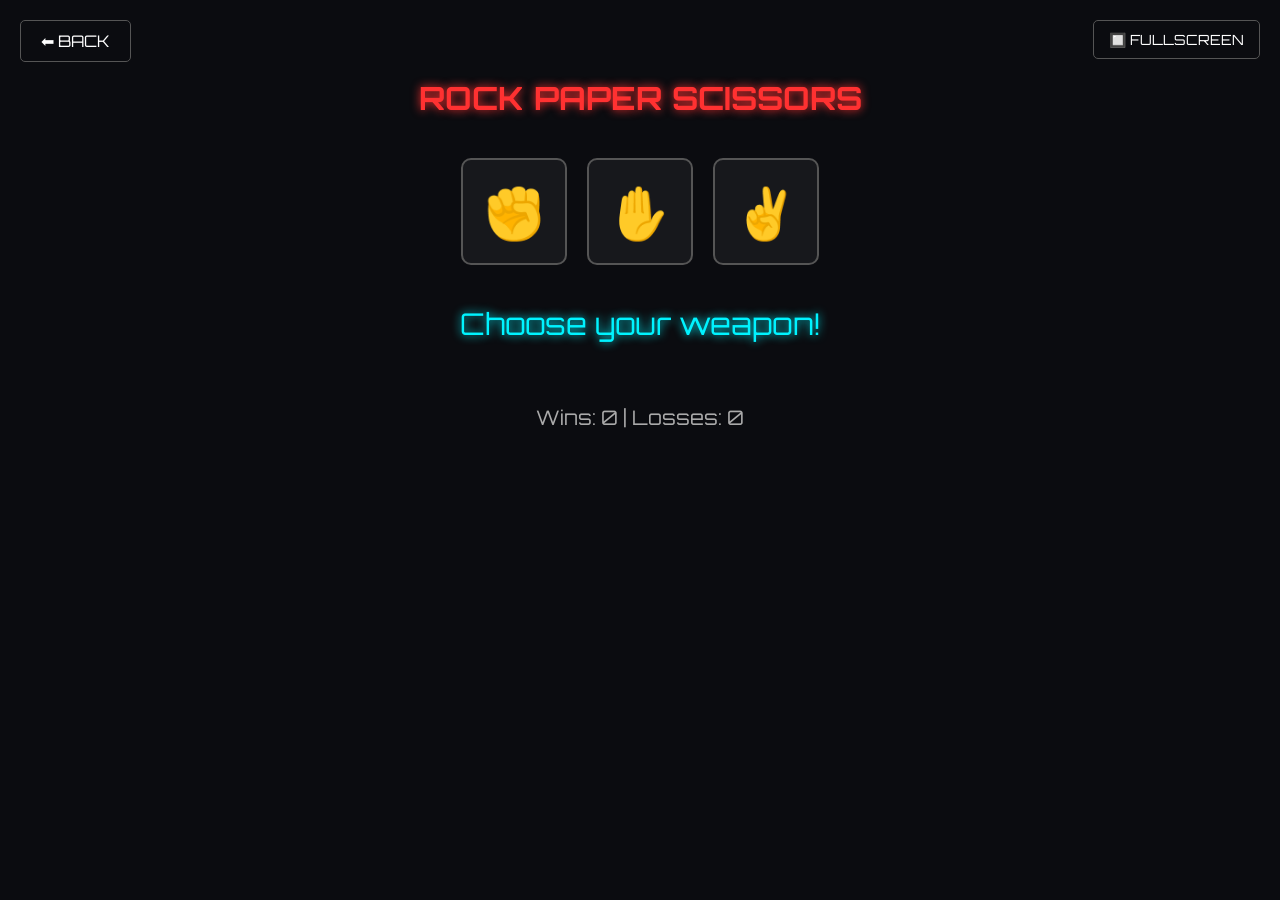
<file: rps.html>
<!DOCTYPE html>
<html>
<head>
    <title>Neon Rock Paper Scissors</title>
    <meta name="viewport" content="width=device-width, height=device-height, initial-scale=1.0, maximum-scale=1.0, user-scalable=no, viewport-fit=cover">
    <link href="https://fonts.googleapis.com/css2?family=Orbitron:wght@400;700;900&display=swap" rel="stylesheet">
    <style>
        body { background: #0b0c10; color: #fff; font-family: 'Orbitron', sans-serif; text-align: center; padding: 20px; }
        h1 { color: #ff3131; text-shadow: 0 0 10px #ff3131; margin-top: 50px;}
        .tools { display: flex; justify-content: center; gap: 20px; margin: 40px 0; }
        .tool { font-size: 50px; padding: 20px; cursor: pointer; background: rgba(255,255,255,0.05); border: 2px solid #555; border-radius: 10px; transition: 0.3s; }
        .tool:hover { border-color: #ff3131; box-shadow: 0 0 20px rgba(255,49,49,0.5); transform: scale(1.1); }
        .back-btn { position: absolute; top: 20px; left: 20px; color: #fff; text-decoration: none; border: 1px solid #555; padding: 10px 20px; border-radius: 5px; }
        #result { font-size: 30px; margin: 20px; min-height: 80px; color: #00f3ff; text-shadow: 0 0 10px #00f3ff; }
        #score { font-size: 20px; color: #aaa; }
    
        .fs-btn { position: absolute; top: 20px; right: 20px; background: transparent; color: #fff; border: 1px solid #555; padding: 10px 15px; border-radius: 5px; cursor: pointer; z-index: 100; font-family: 'Orbitron', Arial; font-size: 14px;}
        canvas { max-height: 80vh !important; max-width: 100vw !important; object-fit: contain; touch-action: none; outline: none; -webkit-tap-highlight-color: transparent;}
    
    </style>
</head>
<body>
    <a href="index.html" class="back-btn">⬅ BACK</a>
    <button onclick="document.documentElement.requestFullscreen().catch(e=>{})" class="fs-btn">🔲 FULLSCREEN</button>
    <h1>ROCK PAPER SCISSORS</h1>
    <div class="tools">
        <div class="tool" onclick="play('rock')">✊</div>
        <div class="tool" onclick="play('paper')">✋</div>
        <div class="tool" onclick="play('scissors')">✌️</div>
    </div>
    <div id="result">Choose your weapon!</div>
    <div id="score">Wins: 0 | Losses: 0</div>
    <script>
        const tools = ['rock', 'paper', 'scissors'];
        const emojis = { rock: '✊', paper: '✋', scissors: '✌️' };
        let w = 0, l = 0;
        function play(choice) {
            let comp = tools[Math.floor(Math.random()*3)];
            let res = '';
            if(choice === comp) res = 'DRAW!';
            else if((choice=='rock'&&comp=='scissors')||(choice=='paper'&&comp=='rock')||(choice=='scissors'&&comp=='paper')) {
                res = 'YOU WIN!'; w++;
            } else { res = 'YOU LOSE!'; l++; }
            document.getElementById('result').innerHTML = `You: ${emojis[choice]} VS Comp: ${emojis[comp]}<br><br>${res}`;
            document.getElementById('score').innerText = `Wins: ${w} | Losses: ${l}`;
        }
    </script>
</body>
</html>
</file>
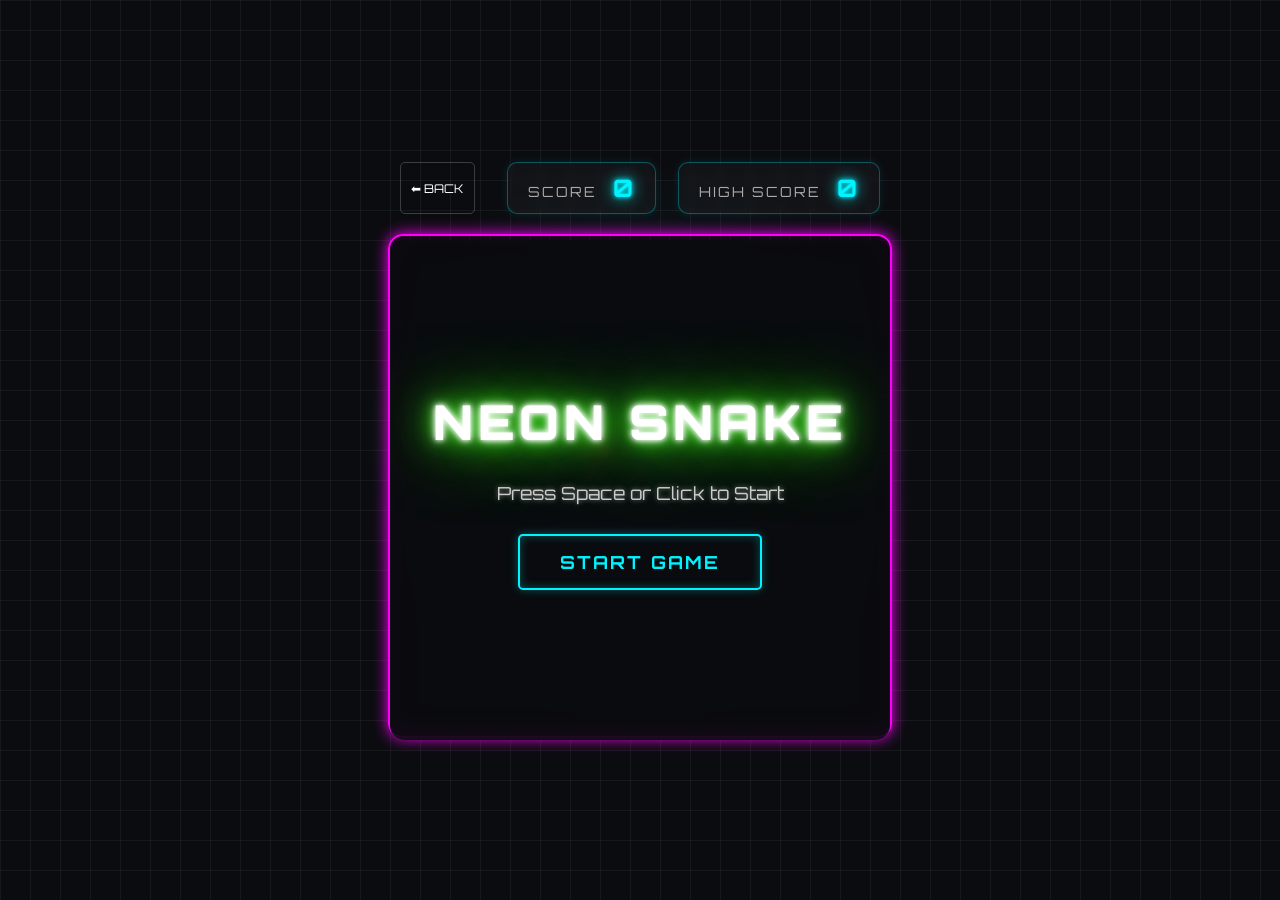
<file: snake.html>
<!DOCTYPE html>
<html lang="en">
<head>
    <meta charset="UTF-8">
    <meta name="viewport" content="width=device-width, height=device-height, initial-scale=1.0, maximum-scale=1.0, user-scalable=no, viewport-fit=cover">
    <title>Neon Snake</title>
    <link rel="stylesheet" href="style.css">
    <link href="https://fonts.googleapis.com/css2?family=Orbitron:wght@400;700;900&display=swap" rel="stylesheet">
</head>
<body>
    <div class="game-container">
        <div class="header">
            <a href="index.html" class="back-btn" style="color: #fff; text-decoration: none; border: 1px solid rgba(255,255,255,0.2); padding: 5px 10px; border-radius: 5px; font-size: 12px; margin-right: 10px; display: flex; align-items: center;">⬅ BACK</a>
            <div class="score-board">
                <p>SCORE <span id="score">0</span></p>
            </div>
            <div class="score-board">
                <p>HIGH SCORE <span id="high-score">0</span></p>
            </div>
        </div>
        
        <canvas id="gameCanvas" width="500" height="500"></canvas>
        
        <div id="ui-layer" class="ui-layer visible">
            <h1 class="glow-text">NEON SNAKE</h1>
            <p id="game-message">Press Space or Click to Start</p>
            <button id="start-btn" class="neon-button">START GAME</button>
        </div>
    </div>
    
    <script src="script.js"></script>
</body>
</html>
</file>
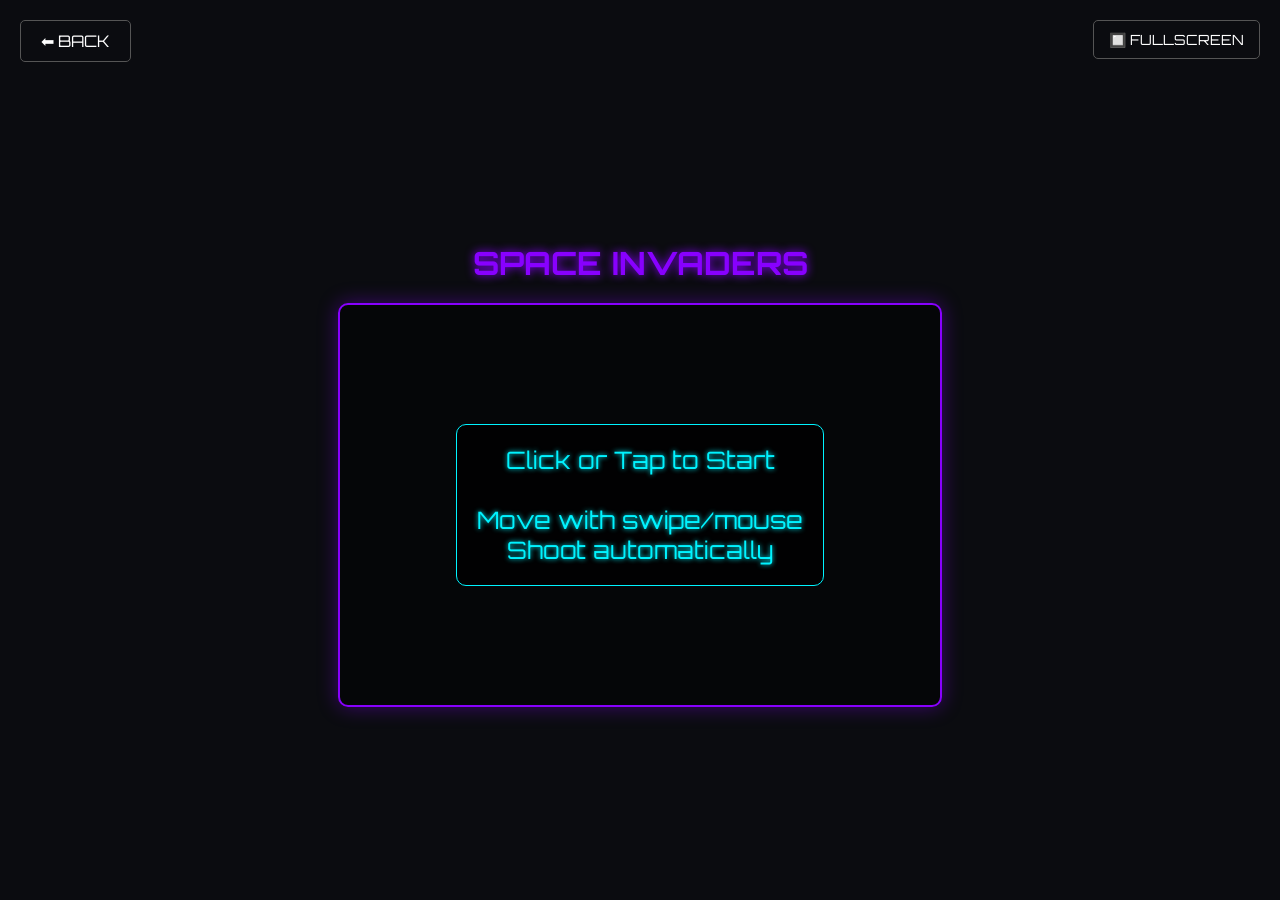
<file: spaceinvaders.html>
<!DOCTYPE html>
<html>
<head>
    <title>Space Invaders Neon</title>
    <meta name="viewport" content="width=device-width, height=device-height, initial-scale=1.0, maximum-scale=1.0, user-scalable=no, viewport-fit=cover">
    <link href="https://fonts.googleapis.com/css2?family=Orbitron:wght@400;700;900&display=swap" rel="stylesheet">
    <style>
        body { background: #0b0c10; color: #fff; font-family: 'Orbitron', sans-serif; display: flex; flex-direction: column; align-items: center; justify-content: center; min-height: 100vh; margin: 0; overflow: hidden; }
        h1 { color: #8800ff; text-shadow: 0 0 10px #8800ff; margin-top: 50px; margin-bottom: 20px;}
        .back-btn { position: absolute; top: 20px; left: 20px; color: #fff; text-decoration: none; border: 1px solid #555; padding: 10px 20px; border-radius: 5px; z-index: 10;}
        canvas { border: 2px solid #8800ff; box-shadow: 0 0 20px rgba(136, 0, 255, 0.4); border-radius: 10px; background: rgba(0,0,0,0.5); max-width: 95vw;}
        #msg { position: absolute; z-index: 10; font-size: 24px; text-align: center; color: #00f3ff; text-shadow: 0 0 5px #00f3ff; background: rgba(0,0,0,0.8); padding: 20px; border-radius: 10px; border: 1px solid #00f3ff; cursor: pointer;}
    
        .fs-btn { position: absolute; top: 20px; right: 20px; background: transparent; color: #fff; border: 1px solid #555; padding: 10px 15px; border-radius: 5px; cursor: pointer; z-index: 100; font-family: 'Orbitron', Arial; font-size: 14px;}
        canvas { max-height: 80vh !important; max-width: 100vw !important; object-fit: contain; touch-action: none; outline: none; -webkit-tap-highlight-color: transparent;}
    
        @media screen and (orientation: portrait) and (max-width: 800px) {
            body::after {
                content: "🔄 ROTATE DEVICE SIDEWAYS TO PLAY";
                position: fixed; top: 0; left: 0; width: 100vw; height: 100vh;
                background: #000; color: #39ff14; display: flex; align-items: center; justify-content: center;
                z-index: 9999; font-size: 24px; text-align: center; padding: 20px; box-sizing: border-box; font-weight: bold; line-height: 1.5; font-family: 'Orbitron', Arial;
            }
        }
        
    </style>
</head>
<body>
    <a href="index.html" class="back-btn">⬅ BACK</a>
    <button onclick="document.documentElement.requestFullscreen().catch(e=>{})" class="fs-btn">🔲 FULLSCREEN</button>
    <h1>SPACE INVADERS</h1>
    <div style="position: relative; display: flex; justify-content: center; align-items: center;">
        <canvas id="game" width="600" height="400"></canvas>
        <div id="msg">Click or Tap to Start<br><br>Move with swipe/mouse<br>Shoot automatically</div>
    </div>
    <script>
        const cvs = document.getElementById("game");
        const ctx = cvs.getContext("2d");
        const msg = document.getElementById("msg");

        let state=0; // 0=start, 1=play, 2=over
        let player = {x: 280, y: 350, w: 40, h: 20, col: "#00f3ff", sCol: "#39ff14"};
        let bullets = [], aliens = [], aDir = 1, aSpeed = 0.5, score=0, frame=0;

        function init() {
            state=1; msg.style.display="none"; score=0; frame=0;
            bullets=[]; aliens=[]; aDir=1; aSpeed=0.5;
            for(let r=0; r<4; r++) {
                for(let c=0; c<8; c++) {
                    aliens.push({x: 50 + c*50, y: 30 + r*40, w: 30, h: 20, alive: true, col: "#8800ff"});
                }
            }
        }

        cvs.addEventListener("mousemove", e => { if(state===1) { let r=cvs.getBoundingClientRect(); let scaleX = cvs.width/r.width; player.x=(e.clientX - r.left)*scaleX - player.w/2; }});
        cvs.addEventListener("touchmove", e => { if(state===1) { e.preventDefault(); let r=cvs.getBoundingClientRect(); let scaleX = cvs.width/r.width; player.x=(e.touches[0].clientX - r.left)*scaleX - player.w/2; }}, {passive:false});
        msg.addEventListener("click", init);
        msg.addEventListener("touchstart", (e)=>{e.preventDefault(); init();});

        function update() {
            if(state!==1) return;
            frame++;
            if(player.x < 0) player.x=0; if(player.x+player.w > cvs.width) player.x = cvs.width-player.w;

            // shoot
            if(frame%20===0) bullets.push({x: player.x+player.w/2-2, y: player.y, w:4, h:10});

            bullets.forEach(b => b.y -= 5);
            bullets = bullets.filter(b => b.y>0);

            let moveDown = false;
            let aAlive = aliens.filter(a=>a.alive);
            if(aAlive.length===0) { state=2; msg.innerHTML=`YOU WIN!<br>Score: ${score}<br>Tap to Restart`; msg.style.display="block"; return; }

            aAlive.forEach(a => {
                if(a.x <= 0 || a.x+a.w >= cvs.width) moveDown=true;
            });
            
            if(moveDown) { aDir *= -1; aAlive.forEach(a => a.y += 20); aSpeed += 0.2; }
            aAlive.forEach(a => a.x += aDir * aSpeed);

            bullets.forEach(b => {
                aAlive.forEach(a => {
                    if(b.active!==false && b.x>a.x && b.x<a.x+a.w && b.y<a.y+a.h && b.y+b.h>a.y) {
                        a.alive=false; b.active=false; score+=10;
                    }
                });
            });
            bullets = bullets.filter(b => b.active!==false);

            aAlive.forEach(a => { if(a.y+a.h >= player.y) state=2; });
            if(state===2) { msg.innerHTML=`GAME OVER<br>Score: ${score}<br>Tap to Restart`; msg.style.display="block"; }
        }

        function drawRect(x,y,w,h,c) { ctx.fillStyle=c; ctx.shadowBlur=10; ctx.shadowColor=c; ctx.fillRect(x,y,w,h); ctx.shadowBlur=0; }

        function drawShape(x, y, c) {
            ctx.fillStyle=c; ctx.shadowBlur=10; ctx.shadowColor=c; 
            ctx.beginPath(); ctx.moveTo(x+15, y); ctx.lineTo(x+30, y+20); ctx.lineTo(x, y+20); ctx.fill(); 
            ctx.shadowBlur=0; 
        }

        function draw() {
            ctx.clearRect(0,0,cvs.width,cvs.height);
            if(state===0) return;
            drawRect(player.x, player.y, player.w, player.h, player.col);
            drawRect(player.x+15, player.y-10, 10, 10, player.col);
            bullets.forEach(b => drawRect(b.x, b.y, b.w, b.h, player.sCol));
            aliens.filter(a=>a.alive).forEach(a => drawShape(a.x, a.y, a.col));
            ctx.fillStyle="#fff"; ctx.font="20px Orbitron"; ctx.fillText(`SCORE: ${score}`, 10, 30);
        }

        function loop() { update(); draw(); requestAnimationFrame(loop); }
        loop();
    </script>
</body>
</html>
</file>
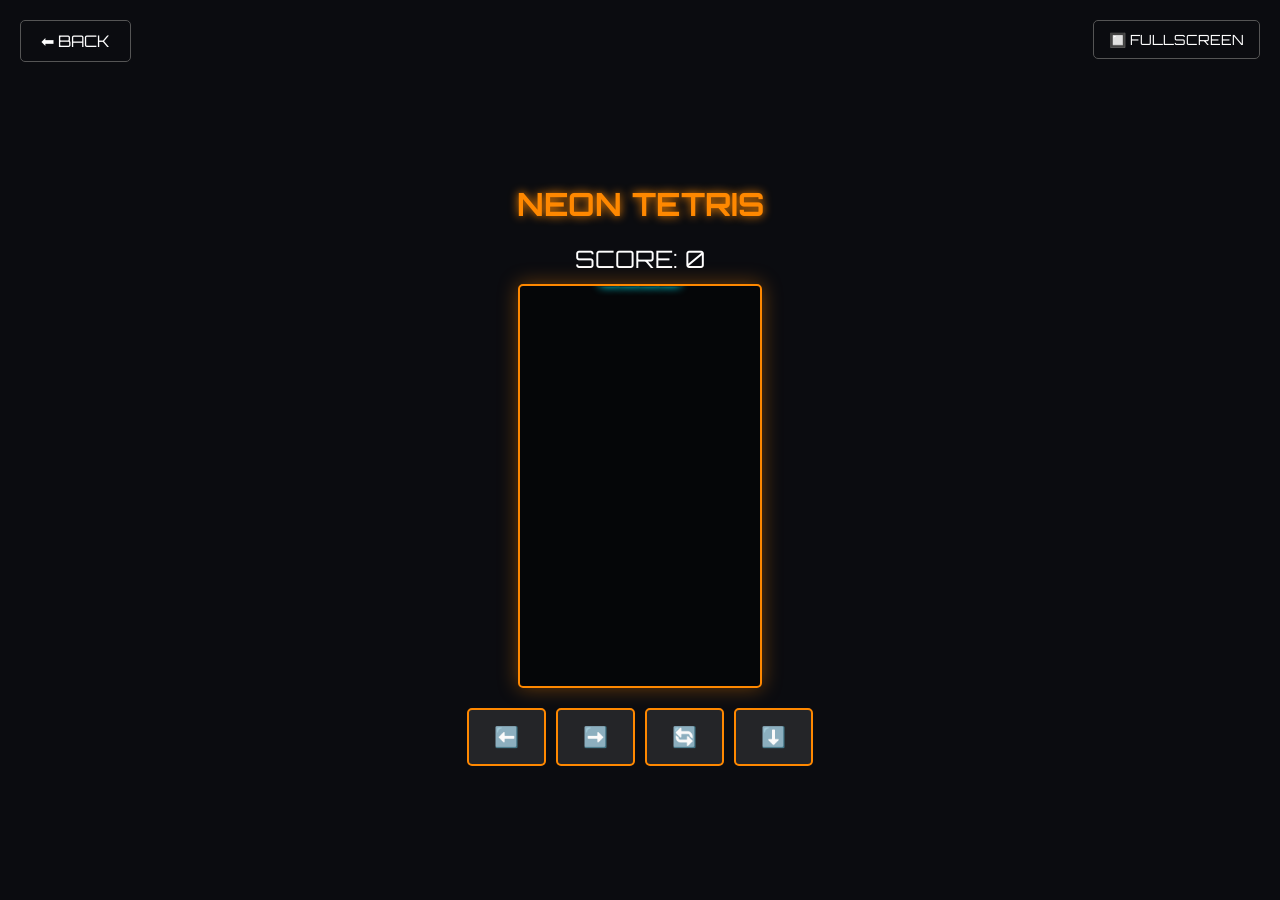
<file: tetris.html>
<!DOCTYPE html>
<html>
<head>
    <title>Neon Tetris</title>
    <meta name="viewport" content="width=device-width, height=device-height, initial-scale=1.0, maximum-scale=1.0, user-scalable=no, viewport-fit=cover">
    <link href="https://fonts.googleapis.com/css2?family=Orbitron:wght@400;700;900&display=swap" rel="stylesheet">
    <style>
        body { background: #0b0c10; color: #fff; font-family: 'Orbitron', sans-serif; display: flex; flex-direction: column; align-items: center; justify-content: center; min-height: 100vh; margin: 0; overflow: hidden;}
        h1 { color: #ff8800; text-shadow: 0 0 10px #ff8800; margin-top: 50px; margin-bottom: 20px;}
        .back-btn { position: absolute; top: 20px; left: 20px; color: #fff; text-decoration: none; border: 1px solid #555; padding: 10px 20px; border-radius: 5px; z-index: 10;}
        canvas { border: 2px solid #ff8800; box-shadow: 0 0 20px rgba(255, 136, 0, 0.4); border-radius: 5px; background: rgba(0,0,0,0.5); }
        .controls { display: flex; gap:10px; margin-top: 20px;}
        button { background: rgba(255,255,255,0.1); color: #fff; border: 2px solid #ff8800; padding: 15px 25px; border-radius: 5px; font-size: 20px; cursor: pointer; }
        button:active { background: #ff8800; color: #000; }
        #score { font-size: 24px; margin-bottom: 10px; }
    
        .fs-btn { position: absolute; top: 20px; right: 20px; background: transparent; color: #fff; border: 1px solid #555; padding: 10px 15px; border-radius: 5px; cursor: pointer; z-index: 100; font-family: 'Orbitron', Arial; font-size: 14px;}
        canvas { max-height: 80vh !important; max-width: 100vw !important; object-fit: contain; touch-action: none; outline: none; -webkit-tap-highlight-color: transparent;}
    
    </style>
</head>
<body>
    <a href="index.html" class="back-btn">⬅ BACK</a>
    <button onclick="document.documentElement.requestFullscreen().catch(e=>{})" class="fs-btn">🔲 FULLSCREEN</button>
    <h1>NEON TETRIS</h1>
    <div id="score">SCORE: 0</div>
    <canvas id="game" width="240" height="400"></canvas>
    <div class="controls">
        <button onclick="move(-1,0)">⬅️</button>
        <button onclick="move(1,0)">➡️</button>
        <button onclick="rotate()">🔄</button>
        <button onclick="move(0,1)">⬇️</button>
    </div>
    <script>
        const cvs = document.getElementById("game");
        const ctx = cvs.getContext("2d");
        const ROW=20, COL=12, SQ=20;
        let score=0;
        function drawSquare(x,y,c) { ctx.fillStyle=c; ctx.shadowBlur=10; ctx.shadowColor=c; ctx.fillRect(x*SQ,y*SQ,SQ,SQ); ctx.strokeStyle="#111"; ctx.shadowBlur=0; ctx.strokeRect(x*SQ,y*SQ,SQ,SQ); }
        
        let board = Array.from({length: ROW}, () => Array(COL).fill(""));
        const PIECES = [
            [[[1,1,1,1]], "#00f3ff"],
            [[[1,0,0],[1,1,1]], "#ff00ff"],
            [[[0,0,1],[1,1,1]], "#ff8800"],
            [[[1,1],[1,1]], "#ffff00"],
            [[[0,1,1],[1,1,0]], "#39ff14"],
            [[[0,1,0],[1,1,1]], "#ff0088"],
            [[[1,1,0],[0,1,1]], "#ff3131"]
        ];

        let p = randomPiece();
        let dropStart = Date.now();
        let gameOver = false;

        function randomPiece() {
            let idx = Math.floor(Math.random() * PIECES.length);
            return { shape: PIECES[idx][0], color: PIECES[idx][1], x: 4, y: -2 };
        }

        function drawBoard() {
            for(let r=0; r<ROW; r++) {
                for(let c=0; c<COL; c++) {
                    if(board[r][c] !== "") drawSquare(c,r,board[r][c]);
                }
            }
        }

        function collision(x,y,shape) {
            for(let r=0; r<shape.length; r++) {
                for(let c=0; c<shape[r].length; c++) {
                    if(!shape[r][c]) continue;
                    let newX = x+c, newY = y+r;
                    if(newX<0 || newX>=COL || newY>=ROW) return true;
                    if(newY<0) continue;
                    if(board[newY][newX] !== "") return true;
                }
            }
            return false;
        }

        function rotate() {
            if(gameOver) return;
            let nextPattern = p.shape[0].map((val, index) => p.shape.map(row => row[index]).reverse());
            if(!collision(p.x, p.y, nextPattern)) { p.shape = nextPattern; draw(); }
        }

        function move(dr, dc) {
            if(gameOver) return;
            if(!collision(p.x+dr, p.y+dc, p.shape)) { p.x+=dr; p.y+=dc; draw(); }
            else if(dc===1) lock();
        }

        function lock() {
            for(let r=0; r<p.shape.length; r++) {
                for(let c=0; c<p.shape[r].length; c++) {
                    if(!p.shape[r][c]) continue;
                    if(p.y+r < 0) { alert("Game Over"); gameOver=true; return; }
                    board[p.y+r][p.x+c] = p.color;
                }
            }
            for(let r=0; r<ROW; r++) {
                let isFull=true;
                for(let c=0; c<COL; c++) isFull = isFull && (board[r][c] !== "");
                if(isFull) {
                    for(let y=r; y>1; y--) {
                        for(let c=0; c<COL; c++) board[y][c] = board[y-1][c];
                    }
                    for(let c=0; c<COL; c++) board[0][c] = "";
                    score += 10; document.getElementById("score").innerText = "SCORE: " + score;
                }
            }
            p = randomPiece();
        }

        function draw() {
            ctx.clearRect(0,0,cvs.width,cvs.height);
            drawBoard();
            for(let r=0; r<p.shape.length; r++) {
                for(let c=0; c<p.shape[r].length; c++) {
                    if(p.shape[r][c]) drawSquare(p.x+c, p.y+r, p.color);
                }
            }
        }

        function drop() {
            if(gameOver) return;
            let now = Date.now();
            let delta = now - dropStart;
            if(delta > 800) { move(0,1); dropStart = Date.now(); }
            requestAnimationFrame(drop);
        }

        document.addEventListener("keydown", e => {
            if(e.code==="ArrowLeft") move(-1,0);
            if(e.code==="ArrowRight") move(1,0);
            if(e.code==="ArrowUp") rotate();
            if(e.code==="ArrowDown") move(0,1);
        });

        draw(); drop();
    </script>
</body>
</html>
</file>
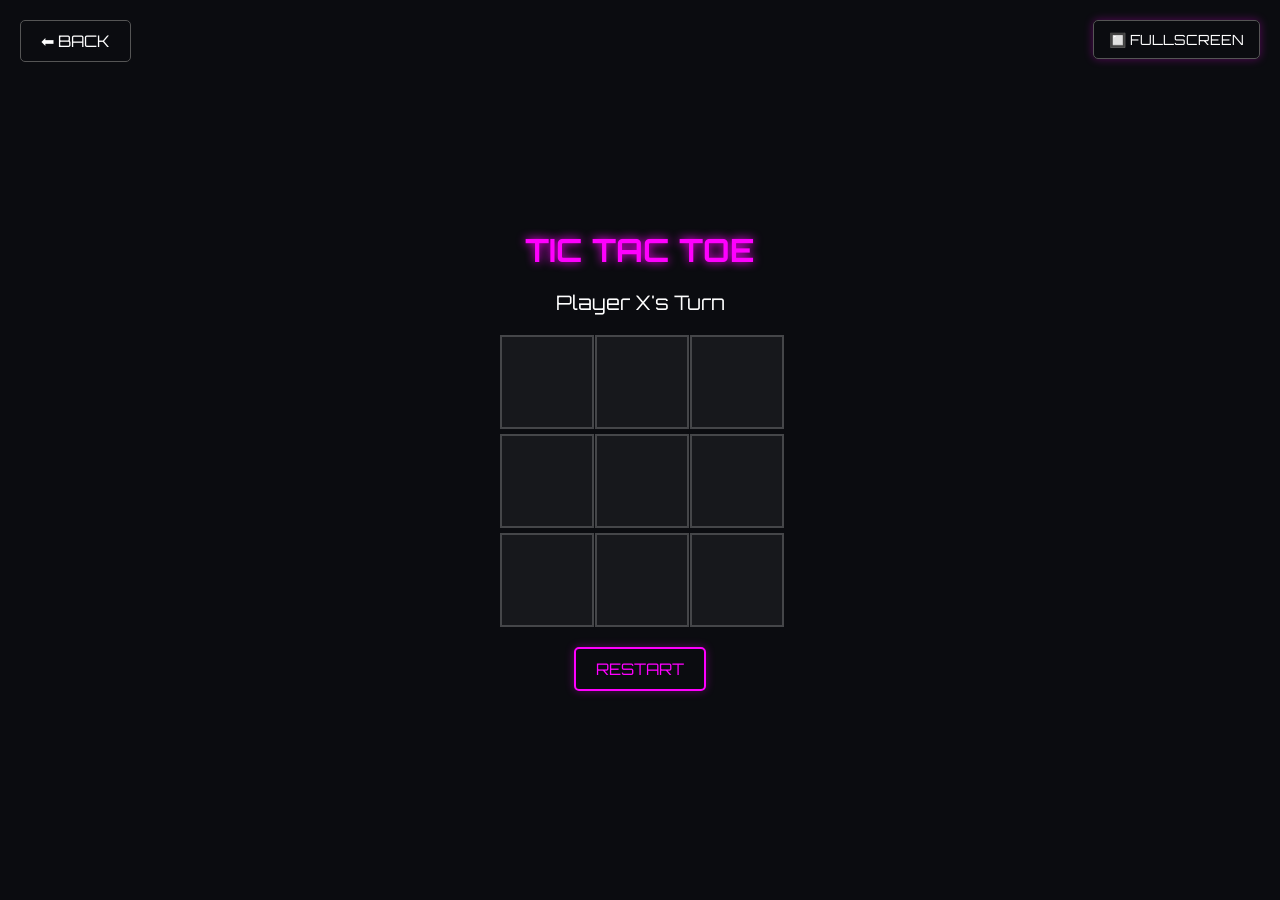
<file: tictactoe.html>
<!DOCTYPE html>
<html>
<head>
    <title>Neon Tic Tac Toe</title>
    <meta name="viewport" content="width=device-width, height=device-height, initial-scale=1.0, maximum-scale=1.0, user-scalable=no, viewport-fit=cover">
    <link href="https://fonts.googleapis.com/css2?family=Orbitron:wght@400;700;900&display=swap" rel="stylesheet">
    <style>
        body { background: #0b0c10; color: #fff; font-family: 'Orbitron', sans-serif; display: flex; flex-direction: column; align-items: center; justify-content: center; min-height: 100vh; margin: 0; }
        h1 { color: #ff00ff; text-shadow: 0 0 10px #ff00ff; margin-bottom: 20px; }
        .board { display: grid; grid-template-columns: repeat(3, 90px); gap: 5px; margin-bottom: 20px; }
        .cell { width: 90px; height: 90px; display: flex; align-items: center; justify-content: center; font-size: 40px; border: 2px solid rgba(255,255,255,0.2); cursor: pointer; background: rgba(255,255,255,0.05); transition: 0.3s; }
        .cell:hover { background: rgba(255,255,255,0.1); }
        .cell.x { color: #00f3ff; text-shadow: 0 0 10px #00f3ff; }
        .cell.o { color: #39ff14; text-shadow: 0 0 10px #39ff14; }
        .back-btn { position: absolute; top: 20px; left: 20px; color: #fff; text-decoration: none; border: 1px solid #555; padding: 10px 20px; border-radius: 5px; }
        #status { font-size: 20px; margin-bottom: 20px; min-height: 25px;}
        button { padding: 10px 20px; font-family: 'Orbitron', sans-serif; font-size: 16px; background: transparent; color: #ff00ff; border: 2px solid #ff00ff; cursor: pointer; box-shadow: 0 0 10px rgba(255, 0, 255, 0.3); border-radius: 5px; transition: 0.3s; }
        button:hover { background: #ff00ff; color: #000; box-shadow: 0 0 20px #ff00ff; }
    
        .fs-btn { position: absolute; top: 20px; right: 20px; background: transparent; color: #fff; border: 1px solid #555; padding: 10px 15px; border-radius: 5px; cursor: pointer; z-index: 100; font-family: 'Orbitron', Arial; font-size: 14px;}
        canvas { max-height: 80vh !important; max-width: 100vw !important; object-fit: contain; touch-action: none; outline: none; -webkit-tap-highlight-color: transparent;}
    
    </style>
</head>
<body>
    <a href="index.html" class="back-btn">⬅ BACK</a>
    <button onclick="document.documentElement.requestFullscreen().catch(e=>{})" class="fs-btn">🔲 FULLSCREEN</button>
    <h1>TIC TAC TOE</h1>
    <div id="status">Player X's Turn</div>
    <div class="board" id="board">
        <div class="cell" onclick="makeMove(0)"></div><div class="cell" onclick="makeMove(1)"></div><div class="cell" onclick="makeMove(2)"></div>
        <div class="cell" onclick="makeMove(3)"></div><div class="cell" onclick="makeMove(4)"></div><div class="cell" onclick="makeMove(5)"></div>
        <div class="cell" onclick="makeMove(6)"></div><div class="cell" onclick="makeMove(7)"></div><div class="cell" onclick="makeMove(8)"></div>
    </div>
    <button onclick="reset()">RESTART</button>
    <script>
        let board = Array(9).fill('');
        let current = 'X';
        let active = true;
        const cells = document.querySelectorAll('.cell');
        const status = document.getElementById('status');
        const win = [[0,1,2],[3,4,5],[6,7,8],[0,3,6],[1,4,7],[2,5,8],[0,4,8],[2,4,6]];
        
        function makeMove(i) {
            if(!active || board[i]) return;
            board[i] = current;
            cells[i].textContent = current;
            cells[i].classList.add(current.toLowerCase());
            if(checkWin()) {
                status.textContent = current + ' WINS!';
                active = false;
            } else if(!board.includes('')) {
                status.textContent = 'DRAW!';
                active = false;
            } else {
                current = current === 'X' ? 'O' : 'X';
                status.textContent = `Player ${current}'s Turn`;
            }
        }
        function checkWin() {
            return win.some(p => board[p[0]] && board[p[0]] === board[p[1]] && board[p[1]] === board[p[2]]);
        }
        function reset() {
            board.fill(''); active = true; current = 'X'; status.textContent = "Player X's Turn";
            cells.forEach(c => { c.textContent = ''; c.className = 'cell'; });
        }
    </script>
</body>
</html>
</file>
<file: style.css>
:root {
    --bg-color: #0b0c10;
    --grid-color: rgba(255, 255, 255, 0.05);
    --neon-green: #39ff14;
    --neon-blue: #00f3ff;
    --neon-pink: #ff00ff;
    --neon-red: #ff3131;
    --panel-bg: rgba(11, 12, 16, 0.85);
}

* {
    margin: 0;
    padding: 0;
    box-sizing: border-box;
    font-family: 'Orbitron', sans-serif;
}

body {
    background-color: var(--bg-color);
    color: #fff;
    display: flex;
    justify-content: center;
    align-items: center;
    min-height: 100vh;
    overflow: hidden;
    background-image: 
        linear-gradient(var(--grid-color) 1px, transparent 1px),
        linear-gradient(90deg, var(--grid-color) 1px, transparent 1px);
    background-size: 30px 30px;
}

.game-container {
    position: relative;
    display: flex;
    flex-direction: column;
    align-items: center;
    gap: 20px;
    padding: 20px;
    border-radius: 20px;
    background: radial-gradient(circle at center, rgba(0, 243, 255, 0.1) 0%, transparent 70%);
}

.header {
    display: flex;
    justify-content: space-between;
    width: 500px;
    padding: 0 10px;
}

.score-board {
    background: rgba(255, 255, 255, 0.03);
    border: 1px solid rgba(0, 243, 255, 0.3);
    padding: 10px 20px;
    border-radius: 10px;
    box-shadow: 0 0 10px rgba(0, 243, 255, 0.1);
    backdrop-filter: blur(5px);
}

.score-board p {
    font-size: 14px;
    color: #aaa;
    letter-spacing: 2px;
}

.score-board span {
    font-size: 24px;
    font-weight: 700;
    color: var(--neon-blue);
    text-shadow: 0 0 5px var(--neon-blue), 0 0 15px var(--neon-blue);
    margin-left: 10px;
}

canvas {
    background-color: rgba(0, 0, 0, 0.6);
    border: 2px solid var(--neon-pink);
    border-radius: 15px;
    box-shadow: 0 0 15px var(--neon-pink), inset 0 0 20px rgba(255, 0, 255, 0.2);
    cursor: crosshair;
}

.ui-layer {
    position: absolute;
    top: 50%;
    left: 50%;
    transform: translate(-50%, -50%);
    width: 500px;
    height: 500px;
    background: var(--panel-bg);
    border-radius: 15px;
    display: flex;
    flex-direction: column;
    justify-content: center;
    align-items: center;
    gap: 30px;
    backdrop-filter: blur(10px);
    opacity: 0;
    pointer-events: none;
    transition: opacity 0.3s ease;
    z-index: 10;
    margin-top: 40px; /* Offset for header */
}

.ui-layer.visible {
    opacity: 1;
    pointer-events: all;
}

.glow-text {
    font-size: 48px;
    font-weight: 900;
    color: #fff;
    text-shadow: 
        0 0 5px #fff,
        0 0 10px #fff,
        0 0 20px var(--neon-green),
        0 0 40px var(--neon-green),
        0 0 80px var(--neon-green);
    letter-spacing: 5px;
    text-align: center;
}

#game-message {
    font-size: 18px;
    color: #ccc;
    text-shadow: 0 0 5px rgba(255,255,255,0.5);
}

.neon-button {
    background: transparent;
    color: var(--neon-blue);
    border: 2px solid var(--neon-blue);
    padding: 15px 40px;
    font-size: 18px;
    font-weight: 700;
    letter-spacing: 2px;
    border-radius: 5px;
    cursor: pointer;
    text-transform: uppercase;
    transition: all 0.3s ease;
    box-shadow: 0 0 10px rgba(0, 243, 255, 0.3), inset 0 0 10px rgba(0, 243, 255, 0.3);
}

.neon-button:hover {
    background: var(--neon-blue);
    color: #000;
    box-shadow: 0 0 20px var(--neon-blue), 0 0 40px var(--neon-blue);
    transform: scale(1.05);
}

/* Screen shake effect on Game Over */
@keyframes shake {
    0% { transform: translate(1px, 1px) rotate(0deg); }
    10% { transform: translate(-1px, -2px) rotate(-1deg); }
    20% { transform: translate(-3px, 0px) rotate(1deg); }
    30% { transform: translate(3px, 2px) rotate(0deg); }
    40% { transform: translate(1px, -1px) rotate(1deg); }
    50% { transform: translate(-1px, 2px) rotate(-1deg); }
    60% { transform: translate(-3px, 1px) rotate(0deg); }
    70% { transform: translate(3px, 1px) rotate(-1deg); }
    80% { transform: translate(-1px, -1px) rotate(1deg); }
    90% { transform: translate(1px, 2px) rotate(0deg); }
    100% { transform: translate(1px, -2px) rotate(-1deg); }
}

html.shake body {
    animation: shake 0.4s cubic-bezier(.36,.07,.19,.97) both;
}

/* Responsive for Mobile */
@media (max-width: 600px) {
    .header { width: 100%; max-width: 100vw; flex-wrap: wrap; justify-content: space-around; gap: 5px; padding: 0;}
    .game-container { padding: 10px; width: 100%; max-width: 100vw; }
    canvas { max-width: 100%; height: auto; }
    .ui-layer { width: 90%; max-width: 500px; height: 300px; gap: 15px; top: 60%; }
    .glow-text { font-size: 32px; }
    .score-board p { font-size: 10px; }
    .score-board span { font-size: 18px; margin-left: 5px; }
    .neon-button { padding: 10px 20px; font-size: 14px; }
    .back-btn { font-size: 10px !important; padding: 2px 5px !important; }
}
</file>
